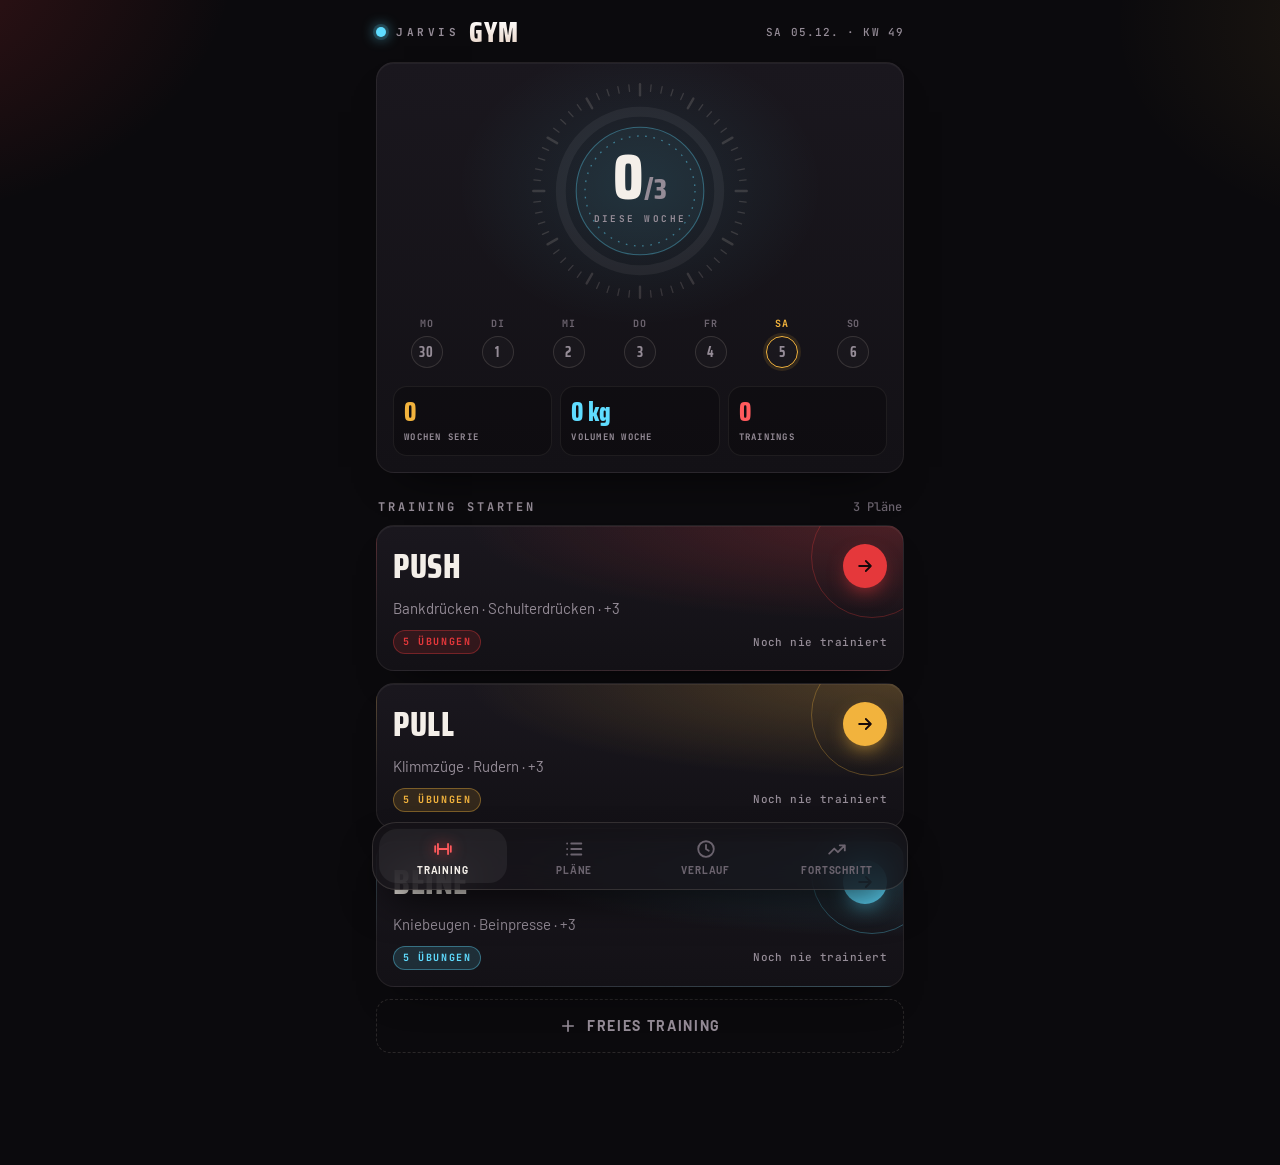
<file: gym/index.html>
<!doctype html>
<html lang="de">
<head>
<meta charset="utf-8">
<meta name="viewport" content="width=device-width,initial-scale=1,viewport-fit=cover">
<meta name="theme-color" content="#0b0a0d">
<meta name="apple-mobile-web-app-capable" content="yes">
<meta name="mobile-web-app-capable" content="yes">
<meta name="apple-mobile-web-app-status-bar-style" content="black-translucent">
<meta name="apple-mobile-web-app-title" content="Jarvis Gym">
<link rel="manifest" href="manifest.webmanifest">
<link rel="icon" href="icon.svg" type="image/svg+xml">
<link rel="apple-touch-icon" href="apple-touch-icon.png">
<title>Jarvis Gym</title>
<style>
@font-face{font-family:"Saira Condensed";font-weight:700;font-display:swap;src:url(fonts/saira-condensed-latin-700-normal.woff2) format("woff2")}
@font-face{font-family:"Saira Condensed";font-weight:800;font-display:swap;src:url(fonts/saira-condensed-latin-800-normal.woff2) format("woff2")}
@font-face{font-family:"Barlow";font-weight:400;font-display:swap;src:url(fonts/barlow-latin-400-normal.woff2) format("woff2")}
@font-face{font-family:"Barlow";font-weight:500;font-display:swap;src:url(fonts/barlow-latin-500-normal.woff2) format("woff2")}
@font-face{font-family:"Barlow";font-weight:600;font-display:swap;src:url(fonts/barlow-latin-600-normal.woff2) format("woff2")}
@font-face{font-family:"Barlow";font-weight:700;font-display:swap;src:url(fonts/barlow-latin-700-normal.woff2) format("woff2")}
@font-face{font-family:"JetBrains Mono";font-weight:500;font-display:swap;src:url(fonts/jetbrains-mono-latin-500-normal.woff2) format("woff2")}
@font-face{font-family:"JetBrains Mono";font-weight:700;font-display:swap;src:url(fonts/jetbrains-mono-latin-700-normal.woff2) format("woff2")}

/* Layout: one-column cockpit. Reactor hero, stacked armor-plate cards, sticky workout HUD, frosted dock. */
:root{
  color-scheme:dark;
  --bg:#0b0a0d;
  --surface:#131116;
  --surface-2:#1a171e;
  --line:rgba(255,236,224,.07);
  --line-2:rgba(255,236,224,.13);
  --text:#f4efe9;
  --mute:#958c97;
  --dim:#6b636e;
  --red:#e5383b;
  --red-hi:#ff5a5d;
  --red-deep:#a3191e;
  --gold:#f2b33d;
  --gold-hi:#ffd27a;
  --cyan:#5fdcff;
  --green:#39d98a;
  --ink:#16090a;
  --f-display:"Saira Condensed","Arial Narrow","Roboto Condensed",system-ui,sans-serif;
  --f-body:"Barlow",system-ui,-apple-system,"Segoe UI",Roboto,sans-serif;
  --f-mono:"JetBrains Mono",ui-monospace,Menlo,Consolas,monospace;
  --r:18px;
}
*{box-sizing:border-box;-webkit-tap-highlight-color:transparent}
[hidden]{display:none!important}
html{background:var(--bg)}
body{
  margin:0;min-height:100%;color:var(--text);font:400 16px/1.45 var(--f-body);-webkit-font-smoothing:antialiased;
  padding-bottom:calc(112px + env(safe-area-inset-bottom,0px));
  background:
    radial-gradient(520px 380px at -10% -4%,rgba(229,56,59,.22),transparent 70%),
    radial-gradient(420px 300px at 110% 2%,rgba(242,179,61,.09),transparent 70%),
    var(--bg);
}
button{font:inherit;color:inherit}
:focus-visible{outline:2px solid var(--gold);outline-offset:2px}
.wrap{max-width:560px;margin:0 auto;padding-inline:16px}

/* header */
.top{display:flex;align-items:center;justify-content:space-between;gap:12px;padding-block:18px 6px;padding-top:calc(18px + env(safe-area-inset-top,0px))}
.brand{display:flex;align-items:center;gap:10px}
.brand .dot{width:10px;height:10px;border-radius:50%;background:var(--cyan);box-shadow:0 0 0 3px rgba(95,220,255,.15),0 0 14px var(--cyan)}
.brand .k{font:700 11px/1 var(--f-mono);letter-spacing:.32em;color:var(--mute)}
.brand .n{font:800 28px/1 var(--f-display);letter-spacing:.03em;text-transform:uppercase;background:linear-gradient(180deg,#fff,#e9d6c9);-webkit-background-clip:text;background-clip:text;color:transparent}
.tr{display:flex;align-items:center;gap:10px}
.date{font:500 11px/1 var(--f-mono);color:var(--mute);letter-spacing:.1em;text-transform:uppercase}
.live{display:inline-flex;align-items:center;gap:6px;font:700 10px/1 var(--f-mono);letter-spacing:.18em;text-transform:uppercase;color:var(--green);padding:6px 9px;border-radius:999px;background:rgba(57,217,138,.1);border:1px solid rgba(57,217,138,.3)}
.live::before{content:"";width:6px;height:6px;border-radius:50%;background:var(--green);box-shadow:0 0 8px var(--green)}

/* section heads */
.sec{display:flex;justify-content:space-between;align-items:baseline;gap:12px;margin:28px 2px 12px}
.sec h2{margin:0;font:700 12px/1 var(--f-mono);letter-spacing:.24em;text-transform:uppercase;color:var(--mute)}
.sec span{font:500 12px/1 var(--f-mono);color:var(--dim)}

/* surfaces */
.panel{position:relative;background:linear-gradient(180deg,var(--surface-2),var(--surface));border:1px solid var(--line);border-radius:var(--r);padding:16px;box-shadow:inset 0 1px 0 rgba(255,255,255,.045),0 22px 44px -28px rgba(0,0,0,.9)}
.stack{display:grid;gap:12px}

/* hero reactor */
.hero{display:grid;gap:18px;padding:18px 16px 16px;overflow:hidden;margin-top:10px}
.hero::after{content:"";position:absolute;inset:0;pointer-events:none;border-radius:inherit;background:radial-gradient(260px 200px at 50% 30%,rgba(95,220,255,.10),transparent 70%)}
.reactor{display:grid;place-items:center;position:relative;z-index:1}
.reactor svg{width:min(60vw,220px);height:auto;overflow:visible}
.tick{stroke:rgba(255,236,224,.14)}
.tick.on{stroke:var(--cyan)}
.arc-track{stroke:rgba(255,255,255,.055)}
.arc{stroke:var(--cyan);filter:drop-shadow(0 0 6px rgba(95,220,255,.7))}
.arc.full{stroke:var(--green);filter:drop-shadow(0 0 6px rgba(57,217,138,.7))}
.core{fill:rgba(95,220,255,.05);stroke:rgba(95,220,255,.35)}
.inner{stroke:rgba(95,220,255,.45);transform-box:fill-box;transform-origin:center}
.r-num{font:800 58px/1 var(--f-display);fill:var(--text)}
.r-of{font-size:26px;fill:var(--mute)}
.r-lbl{font:700 8.5px/1 var(--f-mono);letter-spacing:.26em;fill:var(--mute)}
@media (prefers-reduced-motion:no-preference){.inner{animation:spin 48s linear infinite}@keyframes spin{to{transform:rotate(360deg)}}}

/* chase-cam hero video */
.cam{position:relative;z-index:1;width:100%;aspect-ratio:1/1;max-height:440px;border-radius:14px;overflow:hidden;background:#000;border:1px solid var(--line-2)}
.cam-feed{position:absolute;inset:-7%}
.cam-slot{position:absolute;inset:0}
.cam-feed iframe{position:absolute;top:0;left:50%;height:100%;width:177.78%;transform:translateX(-50%);border:0;pointer-events:none}
.cam-hud{position:absolute;inset:0;pointer-events:none;font:700 10px/1 var(--f-mono);letter-spacing:.16em;color:#fff;text-shadow:0 1px 3px #000;text-transform:uppercase}
.cam-hud::before{content:"";position:absolute;inset:0;background:radial-gradient(ellipse at center,transparent 52%,rgba(0,0,0,.6))}
.cam-hud::after{content:"";position:absolute;inset:0;background:repeating-linear-gradient(0deg,rgba(0,0,0,.14) 0 1px,transparent 1px 3px)}
.cc{position:absolute;width:22px;height:22px;border:2px solid rgba(255,255,255,.85)}
.cc.tl{top:12px;left:12px;border-right:0;border-bottom:0}.cc.tr{top:12px;right:12px;border-left:0;border-bottom:0}
.cc.bl{bottom:12px;left:12px;border-right:0;border-top:0}.cc.br{bottom:12px;right:12px;border-left:0;border-top:0}
.rec{position:absolute;top:18px;left:42px;display:flex;align-items:center;gap:6px;z-index:1}
.rec i{width:8px;height:8px;border-radius:50%;background:var(--red-hi);box-shadow:0 0 8px var(--red-hi)}
.camid{position:absolute;top:32px;left:42px;font-weight:500;color:rgba(255,255,255,.72);z-index:1}
.tc{position:absolute;top:18px;right:42px;z-index:1;font-variant-numeric:tabular-nums}
.reticle{position:absolute;left:50%;top:46%;width:96px;height:96px;margin:-48px;z-index:1}
.reticle svg{width:100%;height:100%;overflow:visible}
.lock{position:absolute;left:0;right:0;top:calc(46% + 56px);text-align:center;color:var(--gold-hi);font-size:9px;z-index:1}
.cam-tag{position:absolute;left:42px;bottom:22px;z-index:1;display:grid;gap:5px}
.cam-tag b{font:800 22px/1 var(--f-display);letter-spacing:.02em}
.cam-tag span{color:rgba(255,255,255,.72);font-weight:500}
.cam-ring{position:absolute;right:42px;bottom:22px;width:66px;height:66px;z-index:1}
.cam-ring svg{width:100%;height:100%}
.cam-ring b{position:absolute;inset:0;display:grid;place-items:center;font:800 18px/1 var(--f-display);letter-spacing:0}
@media (prefers-reduced-motion:no-preference){
  .cam-feed{animation:handheld 7s ease-in-out infinite alternate}
  .reticle{animation:track 9s ease-in-out infinite alternate}
  .rec i{animation:recblink 1.2s steps(2,jump-none) infinite}
}
@keyframes handheld{0%{transform:translate(0,0) rotate(0) scale(1.02)}25%{transform:translate(-1.4%,.9%) rotate(-.45deg) scale(1.05)}50%{transform:translate(1.1%,-.7%) rotate(.35deg) scale(1.08)}75%{transform:translate(-.7%,-1.1%) rotate(-.25deg) scale(1.06)}100%{transform:translate(.9%,.8%) rotate(.4deg) scale(1.11)}}
@keyframes track{0%{transform:translate(-16px,8px)}30%{transform:translate(12px,-10px)}60%{transform:translate(-6px,14px)}100%{transform:translate(14px,4px)}}
@keyframes recblink{50%{opacity:.15}}

.week{display:grid;grid-template-columns:repeat(7,1fr);gap:4px;position:relative;z-index:1}
.day{display:grid;justify-items:center;gap:7px;font:700 10px/1 var(--f-mono);letter-spacing:.08em;color:var(--dim);text-transform:uppercase}
.day b{width:32px;height:32px;border-radius:50%;display:grid;place-items:center;font:700 14px/1 var(--f-display);color:var(--mute);border:1px solid var(--line-2);background:rgba(255,255,255,.02)}
.day.done b{color:#fff;border-color:transparent;background:radial-gradient(circle at 35% 30%,var(--red-hi),var(--red) 55%,var(--red-deep));box-shadow:0 0 16px rgba(229,56,59,.55)}
.day.today{color:var(--gold)}
.day.today b{border-color:var(--gold);box-shadow:0 0 0 3px rgba(242,179,61,.12)}
.day.today.done b{border:2px solid var(--gold)}

.minis{display:grid;grid-template-columns:repeat(3,1fr);gap:8px;position:relative;z-index:1}
.mini{padding:12px 10px;border-radius:14px;background:rgba(0,0,0,.25);border:1px solid var(--line);min-width:0}
.mini .v{font:800 26px/1 var(--f-display);font-variant-numeric:tabular-nums;white-space:nowrap}
.mini .l{font:700 9px/1.25 var(--f-mono);letter-spacing:.14em;text-transform:uppercase;color:var(--mute);margin-top:7px}
.t-gold{color:var(--gold)}.t-cyan{color:var(--cyan)}.t-red{color:var(--red-hi)}.t-green{color:var(--green)}

/* plan cards */
.plan{--tone:var(--red);position:relative;display:grid;gap:10px;width:100%;text-align:left;padding:18px 16px 16px;border-radius:var(--r);border:1px solid var(--line);cursor:pointer;overflow:hidden;
  background:radial-gradient(150% 120% at 100% 0%,color-mix(in srgb,var(--tone) 24%,transparent),transparent 55%),linear-gradient(180deg,var(--surface-2),var(--surface));
  box-shadow:inset 0 1px 0 rgba(255,255,255,.05),0 22px 44px -28px rgba(0,0,0,.9)}
.plan:active{transform:scale(.99)}
.plan::before{content:"";position:absolute;right:-30px;top:-30px;width:120px;height:120px;border-radius:50%;border:1px solid color-mix(in srgb,var(--tone) 30%,transparent);pointer-events:none}
.p-top{display:flex;justify-content:space-between;align-items:center;gap:12px}
.plan h3{margin:0;font:800 34px/.95 var(--f-display);text-transform:uppercase;letter-spacing:.015em}
.go{flex:none;width:44px;height:44px;border-radius:50%;display:grid;place-items:center;background:var(--tone);color:var(--ink);box-shadow:0 8px 22px -8px var(--tone)}
.p-ex{color:var(--mute);font-size:15px;white-space:nowrap;overflow:hidden;text-overflow:ellipsis}
.p-bot{display:flex;justify-content:space-between;align-items:center;gap:10px;font:500 11px/1 var(--f-mono);color:var(--mute);letter-spacing:.04em}
.chip{display:inline-flex;align-items:center;gap:6px;font:700 10px/1 var(--f-mono);letter-spacing:.16em;text-transform:uppercase;padding:6px 9px;border-radius:999px;color:var(--tone,var(--mute));background:color-mix(in srgb,var(--tone,#888) 14%,transparent);border:1px solid color-mix(in srgb,var(--tone,#888) 38%,transparent)}

/* buttons */
.btn{display:inline-flex;align-items:center;justify-content:center;gap:10px;width:100%;min-height:54px;padding:0 18px;border-radius:14px;border:1px solid var(--line-2);background:rgba(255,255,255,.04);font:700 14px/1 var(--f-body);letter-spacing:.12em;text-transform:uppercase;cursor:pointer;transition:transform .08s,background .15s}
.btn:active{transform:scale(.985)}
.btn.primary{border-color:transparent;color:#fff;background:linear-gradient(180deg,var(--red-hi),var(--red) 45%,#c42528);box-shadow:inset 0 1px 0 rgba(255,255,255,.3),0 14px 28px -14px rgba(229,56,59,.95)}
.btn.ghost{border-style:dashed;color:var(--mute);background:transparent}
.btn.danger{color:var(--red-hi);border-color:rgba(229,56,59,.4);background:rgba(229,56,59,.07)}
.btn.sm{width:auto;min-height:40px;padding:0 13px;font-size:12px;border-radius:11px;gap:6px}
.btn.icon{width:38px;min-height:38px;padding:0;border-radius:11px}
.btn.quiet{border-color:transparent;background:transparent;color:var(--dim)}
.row{display:flex;gap:8px}.row>.btn{flex:1}

/* workout HUD */
.hud{position:sticky;top:env(safe-area-inset-top,0px);z-index:6;margin:6px -16px 0;padding:10px 16px 12px;background:linear-gradient(180deg,rgba(11,10,13,.97),rgba(11,10,13,.88));-webkit-backdrop-filter:blur(16px);backdrop-filter:blur(16px);border-bottom:1px solid var(--line)}
.hud-in{display:flex;align-items:center;gap:14px}
.kick{font:700 10px/1 var(--f-mono);letter-spacing:.22em;color:var(--red-hi);text-transform:uppercase}
.clock{font:800 44px/1 var(--f-display);color:var(--cyan);font-variant-numeric:tabular-nums;text-shadow:0 0 22px rgba(95,220,255,.35);margin-top:4px}
.hstats{display:flex;gap:14px;margin-left:auto;text-align:right}
.hstats b{display:block;font:800 22px/1 var(--f-display);font-variant-numeric:tabular-nums}
.hstats span{font:700 9px/1 var(--f-mono);letter-spacing:.16em;color:var(--mute);text-transform:uppercase}
.rest{position:relative;overflow:hidden;display:flex;align-items:center;gap:12px;margin-top:12px;padding:10px 12px 12px 14px;border-radius:14px;border:1px solid rgba(242,179,61,.38);background:linear-gradient(90deg,rgba(242,179,61,.13),rgba(242,179,61,.04))}
.rest .l{font:700 9px/1 var(--f-mono);letter-spacing:.22em;color:var(--gold);text-transform:uppercase;opacity:.85}
.rest .t{font:800 34px/1 var(--f-display);color:var(--gold);font-variant-numeric:tabular-nums;margin-top:3px}
.rest .acts{display:flex;gap:6px;margin-left:auto}
.rest .bar{position:absolute;left:0;bottom:0;height:3px;width:100%;background:linear-gradient(90deg,var(--gold),var(--gold-hi));box-shadow:0 0 10px var(--gold);transition:width .5s linear}
.rest.done{border-color:rgba(57,217,138,.45);background:linear-gradient(90deg,rgba(57,217,138,.14),rgba(57,217,138,.04))}
.rest.done .t,.rest.done .l{color:var(--green)}
.rest.done .bar{width:100%!important;background:var(--green);box-shadow:0 0 10px var(--green)}

.voice{display:flex;align-items:center;gap:14px;margin:16px 2px 4px}
.mic{flex:none;width:58px;height:58px;border-radius:50%;display:grid;place-items:center;cursor:pointer;border:1px solid var(--line-2);background:radial-gradient(circle at 50% 35%,rgba(255,255,255,.08),rgba(255,255,255,.02));transition:box-shadow .2s,background .2s}
.mic.on{background:radial-gradient(circle at 40% 30%,var(--red-hi),var(--red));border-color:transparent;box-shadow:0 0 0 7px rgba(229,56,59,.18),0 0 30px rgba(229,56,59,.7)}
.voice b{display:block;font-weight:700;letter-spacing:.02em}
.voice span{color:var(--mute);font-size:14px}

/* exercise card */
.ex{display:grid;gap:14px;scroll-margin-top:210px}
.ex.has{border-color:rgba(229,56,59,.25)}
.ex-head{display:flex;justify-content:space-between;align-items:flex-start;gap:10px}
.ex-idx{font:700 10px/1 var(--f-mono);letter-spacing:.2em;color:var(--dim);text-transform:uppercase}
.ex h3{margin:6px 0 0;font:800 27px/1 var(--f-display);text-transform:uppercase;letter-spacing:.015em;text-wrap:balance}
.summary{display:grid;gap:12px;border-color:rgba(57,217,138,.35);background:radial-gradient(120% 120% at 100% 0%,rgba(57,217,138,.12),transparent 55%),linear-gradient(180deg,var(--surface-2),var(--surface))}
.summary h3{margin:0;font:800 30px/1 var(--f-display);text-transform:uppercase}
.summary .hint{color:var(--mute);font-size:14px}
.prs{display:flex;flex-wrap:wrap;gap:6px}
.plan.next{border-color:color-mix(in srgb,var(--tone) 60%,transparent);box-shadow:0 0 0 1px color-mix(in srgb,var(--tone) 40%,transparent),0 18px 40px -20px color-mix(in srgb,var(--tone) 70%,transparent)}
.nextchip{display:inline-block;white-space:nowrap;font:700 9.5px/1 var(--f-mono);letter-spacing:.16em;text-transform:uppercase;color:var(--ink);background:var(--tone);padding:5px 8px;border-radius:999px;margin-bottom:8px}
.hhint{position:relative;z-index:1;font:500 12px/1.35 var(--f-mono);color:var(--mute);text-align:center;padding:9px 10px;border-radius:10px;border:1px dashed rgba(242,179,61,.38);background:rgba(242,179,61,.06)}
.hhint b{color:var(--gold-hi);font-weight:700}
.hhint.ok{border-color:rgba(57,217,138,.38);background:rgba(57,217,138,.06);color:var(--green)}
.bodies{display:grid;grid-template-columns:1fr 1fr;gap:8px;text-align:center}
.bodies figure{margin:0}
.bodies figcaption{font:700 10px/1 var(--f-mono);letter-spacing:.2em;text-transform:uppercase;color:var(--mute);margin-top:6px}
.body{width:100%;height:auto;max-height:280px}
.body .m{stroke:rgba(255,255,255,.08);stroke-width:1;transition:fill .4s}
.body .base{fill:#1f1b23}
.body .l0,.sw.l0{fill:#2e2833;background:#2e2833}
.body .l1,.sw.l1{fill:var(--gold);background:var(--gold)}
.body .l2,.sw.l2{fill:var(--cyan);background:var(--cyan)}
.body .l3,.sw.l3{fill:var(--green);background:var(--green)}
.body .l3{filter:drop-shadow(0 0 4px rgba(57,217,138,.75))}
.body .seam{stroke:rgba(0,0,0,.35);stroke-width:1.2;fill:none}
.legend{display:flex;flex-wrap:wrap;gap:6px 12px;justify-content:center;margin:12px 0 4px;font:500 11px/1 var(--f-mono);color:var(--mute)}
.legend span{display:inline-flex;align-items:center;gap:6px}
.sw{display:inline-block;width:10px;height:10px;border-radius:3px;flex:none}
.mrows{display:grid;gap:7px;margin-top:12px}
.mrow{display:grid;grid-template-columns:10px minmax(0,1fr) minmax(0,1.2fr) 34px;align-items:center;gap:10px;font-size:14px}
.mrow .mn{white-space:nowrap;overflow:hidden;text-overflow:ellipsis}
.mrow .mb{height:6px;border-radius:3px;background:rgba(255,255,255,.06);overflow:hidden}
.mrow .mb i{display:block;height:100%;border-radius:3px}
.mrow .mb i.l1{background:var(--gold)}.mrow .mb i.l2{background:var(--cyan)}.mrow .mb i.l3{background:var(--green)}
.mrow .mv{font:700 15px/1 var(--f-display);text-align:right;font-variant-numeric:tabular-nums}
.achs{display:grid;grid-template-columns:1fr 1fr;gap:10px}
.ach{display:grid;gap:5px;align-content:start;padding:12px;border-radius:14px;border:1px solid var(--line);background:rgba(0,0,0,.22);min-width:0}
.ach-ic{width:42px;height:42px;border-radius:50%;display:grid;place-items:center;color:var(--dim);background:rgba(255,255,255,.04);border:1px solid var(--line-2);margin-bottom:4px}
.ach b{font:800 17px/1.05 var(--f-display);text-transform:uppercase;letter-spacing:.01em;color:var(--mute)}
.ach span{font-size:12.5px;line-height:1.3;color:var(--dim)}
.ach small{font:500 10.5px/1 var(--f-mono);color:var(--dim);margin-top:2px}
.ach-bar{height:5px;border-radius:3px;background:rgba(255,255,255,.06);overflow:hidden;margin-top:4px}
.ach-bar i{display:block;height:100%;background:var(--mute);border-radius:3px}
.ach.on{border-color:rgba(242,179,61,.42);background:radial-gradient(120% 100% at 0% 0%,rgba(242,179,61,.14),transparent 60%),rgba(0,0,0,.22)}
.ach.on .ach-ic{color:#2b1a00;background:radial-gradient(circle at 40% 30%,var(--gold-hi),var(--gold));border-color:transparent;box-shadow:0 0 16px rgba(242,179,61,.55)}
.ach.on b{color:var(--text)}.ach.on span{color:var(--mute)}.ach.on small{color:var(--gold)}
.celebrate{position:fixed;inset:0;z-index:30;display:grid;place-items:center;padding:24px;background:radial-gradient(circle at 50% 42%,rgba(242,179,61,.34),transparent 62%),rgba(9,8,11,.94);-webkit-backdrop-filter:blur(8px);backdrop-filter:blur(8px);opacity:0;transition:opacity .25s ease;cursor:pointer}
.celebrate.k-ach{background:radial-gradient(circle at 50% 42%,rgba(95,220,255,.28),transparent 62%),rgba(9,8,11,.94)}
.celebrate.on{opacity:1}
.burst{position:absolute;inset:0;width:100%;height:100%;pointer-events:none}
.cel-card{position:relative;display:grid;justify-items:center;gap:10px;text-align:center;transform:scale(.82);transition:transform .45s cubic-bezier(.2,1.5,.4,1)}
.celebrate.on .cel-card{transform:none}
.cel-icon{width:104px;height:104px;border-radius:50%;display:grid;place-items:center;color:#2b1a00;background:radial-gradient(circle at 40% 30%,var(--gold-hi),var(--gold));box-shadow:0 0 0 10px rgba(242,179,61,.16),0 0 60px rgba(242,179,61,.85)}
.celebrate.k-ach .cel-icon{color:#04202a;background:radial-gradient(circle at 40% 30%,#c9f5ff,var(--cyan));box-shadow:0 0 0 10px rgba(95,220,255,.16),0 0 60px rgba(95,220,255,.85)}
.cel-kick{font:700 11px/1 var(--f-mono);letter-spacing:.32em;text-transform:uppercase;color:var(--gold-hi);margin-top:8px}
.celebrate.k-ach .cel-kick{color:var(--cyan)}
.cel-title{font:800 46px/.95 var(--f-display);text-transform:uppercase;letter-spacing:.01em;max-width:13ch;text-wrap:balance}
.cel-sub{font:600 18px/1.3 var(--f-body)}
.cel-detail{font:700 12px/1 var(--f-mono);letter-spacing:.05em;color:var(--green);padding:8px 11px;border-radius:999px;border:1px solid rgba(57,217,138,.38);background:rgba(57,217,138,.1)}
@media (prefers-reduced-motion:no-preference){.celebrate.on .cel-icon{animation:celpulse 1.1s ease-in-out infinite}@keyframes celpulse{50%{transform:scale(1.07)}}}
.count{font:700 10px/1 var(--f-mono);letter-spacing:.14em;text-transform:uppercase;color:var(--red-hi);padding:6px 9px;border-radius:999px;background:rgba(229,56,59,.12);border:1px solid rgba(229,56,59,.3);white-space:nowrap}
.facts{display:flex;flex-wrap:wrap;gap:6px}
.fact{display:inline-flex;gap:6px;align-items:baseline;font:500 11px/1 var(--f-mono);letter-spacing:.04em;padding:8px 10px;border-radius:10px;background:rgba(0,0,0,.25);border:1px solid var(--line);color:var(--mute)}
.fact b{color:var(--text);font-weight:700}
.fact.sug{color:var(--gold);border-color:rgba(242,179,61,.38);background:rgba(242,179,61,.08)}
.fact.sug b{color:var(--gold-hi)}
.fact.rec b{color:var(--cyan)}
.setlist{list-style:none;margin:0;padding:0;display:grid;gap:6px}
.setrow{display:grid;grid-template-columns:30px 1fr auto auto;align-items:center;gap:10px;padding:7px 6px 7px 8px;border-radius:12px;background:rgba(0,0,0,.22);border:1px solid var(--line)}
.setrow .n{width:30px;height:30px;border-radius:9px;display:grid;place-items:center;font:700 13px/1 var(--f-mono);background:rgba(229,56,59,.14);color:var(--red-hi)}
.setrow .w{font:700 22px/1 var(--f-display);font-variant-numeric:tabular-nums;letter-spacing:.01em}
.setrow .w small{font:500 11px/1 var(--f-mono);color:var(--mute);margin:0 6px 0 3px}
.pr{display:inline-flex;align-items:center;gap:4px;font:700 10px/1 var(--f-mono);letter-spacing:.12em;padding:5px 8px;border-radius:999px;color:#2b1a00;background:linear-gradient(180deg,var(--gold-hi),var(--gold));box-shadow:0 0 14px rgba(242,179,61,.5)}
.sets3{display:grid;gap:8px}
.srow{display:grid;grid-template-columns:32px minmax(0,1.15fr) minmax(0,1fr) 52px;gap:8px;align-items:center}
.srow.head{font:700 9px/1 var(--f-mono);letter-spacing:.18em;text-transform:uppercase;color:var(--dim);margin-bottom:-2px}
.srow.head span{padding-left:2px}
.srow .n{width:32px;height:32px;border-radius:10px;display:grid;place-items:center;font:700 13px/1 var(--f-mono);background:rgba(255,255,255,.05);color:var(--mute);border:1px solid var(--line)}
.cell{display:flex;align-items:center;gap:6px;height:54px;padding:0 12px;border-radius:13px;border:1px solid var(--line-2);background:rgba(0,0,0,.4);cursor:text;transition:border-color .15s,box-shadow .15s,background .15s;min-width:0}
.cell input,.cell b{flex:1;min-width:0;width:100%;border:0;background:transparent;padding:0;margin:0;font:800 26px/1 var(--f-display);color:var(--text);text-align:right;font-variant-numeric:tabular-nums}
.cell input::placeholder{color:var(--dim)}
.cell input:focus{outline:none}
.cell span{font:700 9.5px/1 var(--f-mono);letter-spacing:.08em;color:var(--mute);text-transform:uppercase;flex:none}
.cell:focus-within{border-color:var(--gold);box-shadow:0 0 0 3px rgba(242,179,61,.14)}
.chk{width:52px;height:54px;border-radius:13px;display:grid;place-items:center;cursor:pointer;border:1px solid var(--line-2);background:rgba(255,255,255,.035);color:var(--dim);transition:transform .08s,background .15s}
.chk:active{transform:scale(.95)}
.chk:disabled{cursor:default;opacity:.5}
.srow.next .n{background:rgba(229,56,59,.14);color:var(--red-hi);border-color:rgba(229,56,59,.35)}
.srow.next .chk{border-color:transparent;color:#fff;background:linear-gradient(180deg,var(--red-hi),var(--red) 45%,#c42528);box-shadow:inset 0 1px 0 rgba(255,255,255,.3),0 10px 22px -12px rgba(229,56,59,.95)}
.srow.later .cell{background:rgba(0,0,0,.22)}
.srow.later .cell input{color:var(--mute)}
.srow.done .n{background:rgba(57,217,138,.14);color:var(--green);border-color:rgba(57,217,138,.35)}
.srow.done .n.prn{background:linear-gradient(180deg,var(--gold-hi),var(--gold));color:#2b1a00;border-color:transparent;box-shadow:0 0 12px rgba(242,179,61,.5)}
.srow.done .cell{background:rgba(57,217,138,.06);border-color:rgba(57,217,138,.22);cursor:default}
.srow.done .chk{background:var(--green);border-color:transparent;color:#05210f;box-shadow:0 0 16px -4px rgba(57,217,138,.7)}
.setbtns{display:flex;gap:8px}
.setbtns .btn{flex:1}
.count.ok{color:var(--green);background:rgba(57,217,138,.12);border-color:rgba(57,217,138,.35)}
.ex.complete{border-color:rgba(57,217,138,.28)}
.addex{display:flex;gap:8px}
.addex input{flex:1}

/* forms */
input[type=text]:not(.cell input),.setting input[type=number],select,textarea{width:100%;min-height:50px;background:rgba(0,0,0,.35);border:1px solid var(--line-2);border-radius:12px;color:var(--text);font:500 17px/1.35 var(--f-body);padding:11px 13px;margin:0}
textarea{resize:vertical;line-height:1.5}
input:focus,select:focus,textarea:focus{outline:none;border-color:var(--gold);box-shadow:0 0 0 3px rgba(242,179,61,.14)}
.editor{--tone:var(--red);display:grid;gap:10px}
.ed-top{display:flex;justify-content:space-between;align-items:center;gap:10px}
.ed-top span:last-child{font:500 11px/1 var(--f-mono);color:var(--dim)}
.pname{font:800 24px/1 var(--f-display)!important;text-transform:uppercase;letter-spacing:.02em}
.setting{display:flex;align-items:center;justify-content:space-between;gap:14px;padding:13px 0;border-top:1px solid var(--line)}
.setting:first-child{border-top:0;padding-top:2px}
.setting:last-child{padding-bottom:2px}
.setting b{display:block;font-weight:600}
.setting span{font-size:13px;color:var(--mute)}
.setting input[type=number]{width:92px;min-width:92px;flex:none;text-align:center;font:700 20px/1 var(--f-display)}
.switch{appearance:none;-webkit-appearance:none;flex:none;width:54px;height:32px;border-radius:999px;margin:0;cursor:pointer;position:relative;background:rgba(255,255,255,.1);border:1px solid var(--line-2);transition:background .2s}
.switch::after{content:"";position:absolute;top:3px;left:3px;width:24px;height:24px;border-radius:50%;background:#f4efe9;transition:transform .2s;box-shadow:0 2px 6px rgba(0,0,0,.5)}
.switch:checked{background:var(--green);border-color:transparent}
.switch:checked::after{transform:translateX(22px)}
.note{margin:0 0 12px;color:var(--mute);font-size:14px}

/* history */
.log{display:grid;grid-template-columns:54px minmax(0,1fr);gap:14px}
.log .d{align-self:start;display:grid;justify-items:center;align-content:start;gap:4px;padding:8px 0;border-radius:12px;background:rgba(0,0,0,.25);border:1px solid var(--line)}
.log .d b{font:800 30px/1 var(--f-display)}
.log .d span{font:700 9px/1 var(--f-mono);letter-spacing:.14em;color:var(--mute);text-transform:uppercase}
.l-top{display:flex;align-items:center;gap:8px}
.l-top h3{margin:0;font:800 22px/1 var(--f-display);text-transform:uppercase;letter-spacing:.02em;min-width:0;overflow:hidden;text-overflow:ellipsis;white-space:nowrap}
.l-top .btn{margin-left:auto}
.meta{font:500 11px/1.4 var(--f-mono);color:var(--mute);margin-top:6px;letter-spacing:.03em}
.exlines{list-style:none;margin:10px 0 0;padding:0;display:grid}
.exlines li{display:flex;justify-content:space-between;gap:12px;padding:7px 0;border-top:1px solid var(--line);font-size:15px}
.exlines li span:last-child{font:500 12px/1.5 var(--f-mono);color:var(--mute);text-align:right;white-space:nowrap}

/* progress */
.tiles{display:grid;grid-template-columns:1fr 1fr;gap:10px}
.tile{padding:14px}
.tile .l{display:flex;align-items:center;gap:7px;font:700 9.5px/1 var(--f-mono);letter-spacing:.16em;text-transform:uppercase;color:var(--mute)}
.tile .l::before{content:"";width:7px;height:7px;border-radius:2px;background:currentColor;box-shadow:0 0 8px currentColor}
.tile .l>span{color:var(--mute)}
.tile .l.t-red{color:var(--red-hi)}.tile .l.t-gold{color:var(--gold)}.tile .l.t-cyan{color:var(--cyan)}.tile .l.t-green{color:var(--green)}
.tile .v{font:800 38px/1 var(--f-display);margin-top:12px;font-variant-numeric:tabular-nums;white-space:nowrap}
.tile .v small{font-size:18px;color:var(--mute);margin-left:3px}
.seg{display:grid;grid-template-columns:1fr 1fr;padding:4px;border-radius:13px;background:rgba(0,0,0,.35);border:1px solid var(--line)}
.seg button{min-height:40px;border:0;border-radius:10px;background:transparent;color:var(--mute);font:600 13px/1 var(--f-body);letter-spacing:.06em;text-transform:uppercase;cursor:pointer}
.seg button[aria-pressed=true]{background:var(--surface-2);color:var(--text);box-shadow:inset 0 1px 0 rgba(255,255,255,.07),0 6px 14px -8px #000}
.headline{display:flex;align-items:baseline;gap:10px;flex-wrap:wrap;margin:14px 2px 2px}
.headline b{font:800 40px/1 var(--f-display);color:var(--cyan);font-variant-numeric:tabular-nums}
.headline small{font:700 14px var(--f-display);color:var(--mute)}
.delta{font:700 11px/1 var(--f-mono);padding:5px 8px;border-radius:999px;letter-spacing:.06em}
.delta.up{color:var(--green);background:rgba(57,217,138,.1);border:1px solid rgba(57,217,138,.3)}
.delta.down{color:var(--red-hi);background:rgba(229,56,59,.1);border:1px solid rgba(229,56,59,.3)}
.delta.flat{color:var(--mute);background:rgba(255,255,255,.04);border:1px solid var(--line)}
.chart{width:100%;height:auto;display:block;margin-top:6px}
.chart .grid{stroke:rgba(255,236,224,.06)}
.chart text{fill:var(--dim);font:500 9px var(--f-mono)}
.chart .line{fill:none;stroke:var(--cyan);stroke-width:2.5;stroke-linejoin:round;stroke-linecap:round;filter:drop-shadow(0 0 5px rgba(95,220,255,.5))}
.chart .dot{fill:var(--bg);stroke:var(--cyan);stroke-width:2}
.chart .end{fill:var(--cyan);stroke:var(--bg);stroke-width:2}
.chart .endlbl{fill:var(--text);font:800 13px var(--f-display)}
.chart .area-a{stop-color:var(--cyan);stop-opacity:.32}
.chart .area-b{stop-color:var(--cyan);stop-opacity:0}
.chart .bar-a{stop-color:var(--red);stop-opacity:.75}
.chart .bar-b{stop-color:var(--red-deep);stop-opacity:.25}
.chart .cur-a{stop-color:var(--gold-hi)}
.chart .cur-b{stop-color:var(--red)}
.chart .vlbl{fill:var(--mute);font:700 9px var(--f-mono)}
.chart .vlbl.cur{fill:var(--gold)}
.chart .xlbl.cur{fill:var(--gold)}
.prlist{list-style:none;margin:0;padding:0;display:grid}
.prlist li{display:grid;grid-template-columns:36px minmax(0,1fr) auto;align-items:center;gap:12px;padding:11px 0;border-top:1px solid var(--line)}
.prlist li:first-child{border-top:0;padding-top:0}
.prlist li:last-child{padding-bottom:0}
.medal{width:36px;height:36px;border-radius:11px;display:grid;place-items:center;color:var(--gold);background:rgba(242,179,61,.1);border:1px solid rgba(242,179,61,.3)}
.prlist b{display:block;font-weight:600;overflow:hidden;text-overflow:ellipsis;white-space:nowrap}
.prlist span{font:500 11px/1.4 var(--f-mono);color:var(--mute)}
.prv{font:800 24px/1 var(--f-display);text-align:right;white-space:nowrap}
.prv small{font:500 11px var(--f-mono);color:var(--mute);margin-left:4px}
.empty{text-align:center;padding:34px 20px}
.empty .ico{width:58px;height:58px;margin:0 auto 14px;border-radius:50%;display:grid;place-items:center;color:var(--cyan);background:rgba(95,220,255,.08);border:1px solid rgba(95,220,255,.25)}
.empty b{display:block;font:800 22px/1.1 var(--f-display);text-transform:uppercase;letter-spacing:.02em}
.empty p{margin:8px auto 0;color:var(--mute);max-width:30ch}

/* toast + dock */
#toast{position:fixed;left:16px;right:16px;bottom:calc(96px + env(safe-area-inset-bottom,0px));max-width:528px;margin:0 auto;z-index:20;display:flex;align-items:center;gap:12px;padding:13px 16px;border-radius:15px;font-weight:600;background:rgba(26,23,30,.94);-webkit-backdrop-filter:blur(16px);backdrop-filter:blur(16px);border:1px solid var(--line-2);box-shadow:0 22px 44px -18px #000}
#toast::before{content:"";flex:none;width:8px;height:8px;border-radius:50%;background:var(--cyan);box-shadow:0 0 10px var(--cyan)}
#toast.gold{border-color:rgba(242,179,61,.55);background:linear-gradient(90deg,rgba(242,179,61,.2),rgba(26,23,30,.94) 60%)}
#toast.gold::before{background:var(--gold);box-shadow:0 0 12px var(--gold)}
@media (prefers-reduced-motion:no-preference){#toast{animation:rise .18s ease-out}@keyframes rise{from{opacity:0;transform:translateY(10px)}}}
.dock{position:fixed;left:12px;right:12px;bottom:calc(10px + env(safe-area-inset-bottom,0px));max-width:536px;margin:0 auto;z-index:10;display:grid;grid-template-columns:repeat(4,minmax(0,1fr));gap:4px;padding:6px;border-radius:24px;background:rgba(22,20,25,.84);-webkit-backdrop-filter:blur(20px) saturate(150%);backdrop-filter:blur(20px) saturate(150%);border:1px solid var(--line-2);box-shadow:0 20px 44px -16px rgba(0,0,0,.95)}
.dock button{display:grid;justify-items:center;gap:5px;padding:9px 0 8px;border:0;border-radius:18px;background:transparent;color:var(--dim);font:700 10px/1 var(--f-body);letter-spacing:.08em;text-transform:uppercase;cursor:pointer;min-width:0}
.dock button[aria-current=page]{color:var(--text);background:rgba(255,255,255,.06)}
.dock button[aria-current=page] svg{color:var(--red-hi);filter:drop-shadow(0 0 7px rgba(229,56,59,.8))}
</style>
</head>
<body>
<div class="wrap">
  <header class="top">
    <div class="brand"><span class="dot"></span><span class="k">JARVIS</span><span class="n">Gym</span></div>
    <div class="tr"><span id="live" class="live" hidden>Live</span><span id="today" class="date"></span></div>
  </header>
  <main id="main"></main>
</div>
<div id="toast" role="status" aria-live="polite" hidden></div>
<div id="celebrate" class="celebrate" role="status" aria-live="assertive" hidden></div>
<nav class="dock" aria-label="Navigation">
  <button data-tab="heute"><svg width="22" height="22" viewBox="0 0 24 24" fill="none" stroke="currentColor" stroke-width="2" stroke-linecap="round" aria-hidden="true"><path d="M6.5 6.5v11M3.5 9v6M17.5 6.5v11M20.5 9v6M6.5 12h11"/></svg>Training</button>
  <button data-tab="plaene"><svg width="22" height="22" viewBox="0 0 24 24" fill="none" stroke="currentColor" stroke-width="2" stroke-linecap="round" aria-hidden="true"><path d="M9 6h11M9 12h11M9 18h11M4.5 6h.01M4.5 12h.01M4.5 18h.01"/></svg>Pläne</button>
  <button data-tab="verlauf"><svg width="22" height="22" viewBox="0 0 24 24" fill="none" stroke="currentColor" stroke-width="2" stroke-linecap="round" stroke-linejoin="round" aria-hidden="true"><circle cx="12" cy="12" r="8.5"/><path d="M12 7.5V12l3 2"/></svg>Verlauf</button>
  <button data-tab="fortschritt"><svg width="22" height="22" viewBox="0 0 24 24" fill="none" stroke="currentColor" stroke-width="2" stroke-linecap="round" stroke-linejoin="round" aria-hidden="true"><path d="M3.5 17l5.5-5.5 4 4 7.5-7.5M15 8h5.5v5.5"/></svg>Fortschritt</button>
</nav>
<script>
'use strict';
const LS = 'jarvisGym.v1';
const clone = o => JSON.parse(JSON.stringify(o));
const uid = () => Math.random().toString(36).slice(2, 9);
const clamp = (v, a, b) => Math.min(b, Math.max(a, v));
const num = (v, d = 0) => Number.isFinite(+v) ? +v : d;
const str = (v, d = '') => typeof v === 'string' ? v.slice(0, 80) : d;
const norm = s => s.trim().toLowerCase();

const DEFAULT = {
  plans: [
    { id: 'p1', name: 'Push', exercises: ['Bankdrücken', 'Schulterdrücken', 'Schrägbankdrücken', 'Seitheben', 'Trizepsdrücken'] },
    { id: 'p2', name: 'Pull', exercises: ['Klimmzüge', 'Rudern', 'Latziehen', 'Face Pulls', 'Bizeps-Curls'] },
    { id: 'p3', name: 'Beine', exercises: ['Kniebeugen', 'Beinpresse', 'Rumänisches Kreuzheben', 'Beinbeuger', 'Wadenheben'] }
  ],
  workouts: [],
  active: null,
  ach: {},
  achInit: false,
  settings: { rest: 90, goal: 3, sets: 3, repTarget: 8, step: 2.5, speak: false, heroVideo: null }
};

function cleanSets(a) {
  return (Array.isArray(a) ? a : []).map(s => ({
    ex: str(s && s.ex), kg: Math.max(0, num(s && s.kg)), reps: Math.round(num(s && s.reps)),
    t: num(s && s.t), pr: s && s.pr ? true : undefined
  })).filter(s => s.ex && s.reps >= 1);
}
function cleanDraft(d) {
  const out = {};
  if (!d || typeof d !== 'object') return out;
  for (const [name, v] of Object.entries(d).slice(0, 60)) {
    if (!v || typeof v !== 'object') continue;
    const rows = {};
    for (const [j, r] of Object.entries(v.rows || {}).slice(0, 20)) {
      if (r && typeof r === 'object' && /^\d+$/.test(j)) rows[j] = { kg: str(r.kg).slice(0, 8), reps: str(r.reps).slice(0, 4) };
    }
    out[str(name)] = { n: clamp(Math.round(num(v.n, 0)), 0, 20), rows };
  }
  return out;
}
function cleanNames(a) { return (Array.isArray(a) ? a : []).map(x => str(x).trim()).filter(Boolean); }

function sanitize(o) {
  o = o && typeof o === 'object' ? o : {};
  const st = clone(DEFAULT);
  if (Array.isArray(o.plans)) {
    st.plans = o.plans.map(p => ({ id: str(p && p.id) || uid(), name: str(p && p.name, 'Plan'), exercises: cleanNames(p && p.exercises) }));
  }
  st.workouts = (Array.isArray(o.workouts) ? o.workouts : []).map(w => ({
    id: str(w && w.id) || uid(), start: num(w && w.start), end: num(w && w.end),
    plan: str(w && w.plan, 'Training'), sets: cleanSets(w && w.sets)
  })).filter(w => w.sets.length && w.start);
  const a = o.active;
  if (a && typeof a === 'object' && num(a.start)) {
    st.active = {
      id: str(a.id) || uid(), start: num(a.start), plan: str(a.plan, 'Training'),
      exercises: cleanNames(a.exercises), sets: cleanSets(a.sets), draft: cleanDraft(a.draft),
      restEnd: num(a.restEnd) || null, restLen: num(a.restLen) || 90000
    };
  }
  if (o.ach && typeof o.ach === 'object') {
    for (const [k, v] of Object.entries(o.ach).slice(0, 100)) if (/^[a-z0-9]{1,20}$/.test(k) && num(v)) st.ach[k] = num(v);
  }
  st.achInit = !!o.achInit;
  const s = o.settings || {};
  st.settings = {
    rest: clamp(num(s.rest, 90), 10, 600), goal: clamp(Math.round(num(s.goal, 3)), 1, 14), sets: clamp(Math.round(num(s.sets, 3)), 1, 10),
    repTarget: clamp(Math.round(num(s.repTarget, 8)), 1, 30), step: clamp(num(s.step, 2.5), 0.25, 25), speak: !!s.speak,
    heroVideo: s.heroVideo && /^[A-Za-z0-9_-]{11}$/.test(s.heroVideo.id) ? { id: s.heroVideo.id, start: clamp(Math.round(num(s.heroVideo.start, 0)), 0, 86400), trim: clamp(Math.round(num(s.heroVideo.trim, 0)), 0, 600) } : null
  };
  return st;
}

let S;
try { S = sanitize(JSON.parse(localStorage.getItem(LS))); } catch { S = sanitize(null); }
let saveT;
function saveSoon() { clearTimeout(saveT); saveT = setTimeout(save, 400); }
function save() {
  try { localStorage.setItem(LS, JSON.stringify(S)); } catch { toast('Speichern fehlgeschlagen – Speicher voll oder gesperrt'); }
}

/* ---------- DOM helpers ---------- */
function h(tag, props, ...kids) {
  const e = document.createElement(tag);
  for (const k in props || {}) {
    const v = props[k];
    if (v == null || v === false) continue;
    if (k === 'class') e.className = v;
    else if (k.startsWith('on')) e.addEventListener(k.slice(2), v);
    else if (k === 'value') e.value = v;
    else e.setAttribute(k, v === true ? '' : v);
  }
  for (const c of kids.flat()) {
    if (c == null || c === false) continue;
    e.append(c.nodeType ? c : document.createTextNode(c));
  }
  return e;
}
function sv(tag, attrs, ...kids) {
  const e = document.createElementNS('http://www.w3.org/2000/svg', tag);
  for (const k in attrs || {}) e.setAttribute(k, attrs[k]);
  for (const c of kids) if (c != null) e.append(c.nodeType ? c : document.createTextNode(c));
  return e;
}
const I = {
  arrow: 'M5 12h14M13 6l6 6-6 6',
  plus: 'M12 5v14M5 12h14',
  minus: 'M5 12h14',
  check: 'M5 12.5l4.5 4.5L19 7.5',
  x: 'M6.5 6.5l11 11M17.5 6.5l-11 11',
  mic: 'M12 3.5a3 3 0 0 0-3 3v5.5a3 3 0 0 0 6 0V6.5a3 3 0 0 0-3-3zM5.5 11.5a6.5 6.5 0 0 0 13 0M12 18v2.5',
  trophy: 'M8 4h8v5.5a4 4 0 0 1-8 0V4zM8 6H5.5a2.5 2.5 0 0 0 2.6 4M16 6h2.5a2.5 2.5 0 0 1-2.6 4M12 13.5V17M8.5 20h7',
  chart: 'M3.5 17l5.5-5.5 4 4 7.5-7.5M15 8h5.5v5.5',
  clock: 'M12 3.5a8.5 8.5 0 1 0 0 17 8.5 8.5 0 0 0 0-17zM12 7.5V12l3 2',
  star: 'M12 3.5l2.6 5.3 5.8.9-4.2 4.1 1 5.8-5.2-2.8-5.2 2.8 1-5.8-4.2-4.1 5.8-.9z',
  flame: 'M12 3c1 3.5 5 5.5 5 10a5 5 0 0 1-10 0c0-2.2 1.2-3.6 2.4-4.6.3 1.9 1.3 2.9 2.6 3.1C11.5 8.8 12.4 6 12 3z',
  bolt: 'M13 3L5 13.5h6L10 21l8-10.5h-6L13 3z',
  weight: 'M6.5 6.5v11M3.5 9v6M17.5 6.5v11M20.5 9v6M6.5 12h11',
  sun: 'M12 8a4 4 0 1 0 0 8 4 4 0 0 0 0-8zM12 2.5v2M12 19.5v2M2.5 12h2M19.5 12h2M5.3 5.3l1.4 1.4M17.3 17.3l1.4 1.4M18.7 5.3l-1.4 1.4M6.7 17.3l-1.4 1.4',
  moon: 'M19 14.5A7.5 7.5 0 0 1 9.5 5a7.5 7.5 0 1 0 9.5 9.5z',
  leg: 'M10 3v7.5L8 20h3.5l1.5-6 1.5 6H18l-2-9.5V3',
  lock: 'M7 11V8a5 5 0 0 1 10 0v3M5.5 11h13v9.5h-13z'
};
const icon = (d, s = 20) => sv('svg', { width: s, height: s, viewBox: '0 0 24 24', fill: 'none', stroke: 'currentColor', 'stroke-width': 2.2, 'stroke-linecap': 'round', 'stroke-linejoin': 'round', 'aria-hidden': 'true' }, sv('path', { d }));

let toastT;
function toast(msg, kind) {
  const t = document.getElementById('toast');
  t.textContent = msg; t.className = kind || ''; t.hidden = false;
  clearTimeout(toastT); toastT = setTimeout(() => { t.hidden = true; }, 2800);
}

/* ---------- formatting & stats ---------- */
const fmtKg = n => String(Math.round(n * 100) / 100).replace('.', ',');
const parseNum = v => parseFloat(String(v).replace(',', '.'));
const setLabel = s => s.kg > 0 ? `${fmtKg(s.kg)}×${s.reps}` : `${s.reps} Wdh.`;
const setsLabel = ss => {
  if (ss.every(s => s.kg === ss[0].kg)) return ss[0].kg > 0 ? `${fmtKg(ss[0].kg)} kg · ${ss.map(s => s.reps).join('/')}` : `${ss.map(s => s.reps).join('/')} Wdh.`;
  return ss.map(setLabel).join(' · ');
};
const fmtTons = kg => kg < 1000 ? `${Math.round(kg)} kg` : `${fmtKg(Math.round(kg / 100) / 10)} t`;
function fmtDur(ms) {
  const s = Math.max(0, Math.floor(ms / 1000)), hh = Math.floor(s / 3600), mm = Math.floor(s % 3600 / 60), ss = s % 60;
  return hh ? `${hh}:${String(mm).padStart(2, '0')}:${String(ss).padStart(2, '0')}` : `${mm}:${String(ss).padStart(2, '0')}`;
}
const fmtShort = ts => new Date(ts).toLocaleDateString('de-DE', { day: '2-digit', month: '2-digit' });
const e1rm = (kg, reps) => kg * (1 + reps / 30);
const volume = sets => sets.reduce((a, s) => a + s.kg * s.reps, 0);
const midnight = ts => { const d = new Date(ts); d.setHours(0, 0, 0, 0); return d.getTime(); };
function daysAgo(ts) {
  const n = Math.round((midnight(Date.now()) - midnight(ts)) / 864e5);
  return n <= 0 ? 'heute' : n === 1 ? 'gestern' : `vor ${n} Tagen`;
}
function isoWeek(ts) {
  const d = new Date(midnight(ts));
  d.setDate(d.getDate() + 3 - (d.getDay() + 6) % 7);
  const w1 = new Date(d.getFullYear(), 0, 4);
  return 1 + Math.round(((d - w1) / 864e5 - 3 + (w1.getDay() + 6) % 7) / 7);
}
function weekStart(ts) {
  const d = new Date(midnight(ts));
  d.setDate(d.getDate() - (d.getDay() + 6) % 7);
  return d.getTime();
}
const thisWeek = () => S.workouts.filter(w => weekStart(w.start) === weekStart(Date.now()));
const weekCount = () => thisWeek().length;
function streak() {
  const counts = new Map();
  S.workouts.forEach(w => { const k = weekStart(w.start); counts.set(k, (counts.get(k) || 0) + 1); });
  const d = new Date(weekStart(Date.now()));
  let n = 0;
  if ((counts.get(d.getTime()) || 0) < S.settings.goal) d.setDate(d.getDate() - 7);
  while ((counts.get(d.getTime()) || 0) >= S.settings.goal) { n++; d.setDate(d.getDate() - 7); }
  return n;
}
function weekDays() {
  const start = new Date(weekStart(Date.now())), today = midnight(Date.now());
  const trained = new Set(S.workouts.map(w => midnight(w.start)));
  return ['Mo', 'Di', 'Mi', 'Do', 'Fr', 'Sa', 'So'].map((short, i) => {
    const d = new Date(start); d.setDate(start.getDate() + i);
    const t = d.getTime();
    return { short, num: d.getDate(), long: d.toLocaleDateString('de-DE', { weekday: 'long' }), done: trained.has(t), today: t === today };
  });
}
function allSets(ex) {
  const k = norm(ex);
  const cur = S.active ? S.active.sets : [];
  return S.workouts.flatMap(w => w.sets).concat(cur).filter(s => norm(s.ex) === k);
}
function lastSets(ex) {
  const k = norm(ex);
  for (const w of S.workouts) {
    const m = w.sets.filter(s => norm(s.ex) === k);
    if (m.length) return m;
  }
  return [];
}
function suggest(ex) {
  const l = lastSets(ex);
  if (!l.length) return null;
  const top = Math.max(...l.map(s => s.kg));
  const atTop = l.filter(s => s.kg === top);
  const { repTarget, step } = S.settings;
  const best = Math.max(...atTop.map(s => s.reps));
  if (top > 0 && atTop.every(s => s.reps >= repTarget)) return { kg: Math.round((top + step) * 100) / 100, reps: repTarget };
  return { kg: top, reps: best + 1 };
}

/* ---------- audio, vibration, wake lock, speech ---------- */
let ac = null;
function unlockAudio() {
  try { ac = ac || new (window.AudioContext || window.webkitAudioContext)(); if (ac.state === 'suspended') ac.resume(); } catch {}
}
document.addEventListener('pointerdown', unlockAudio, { passive: true });
function beep() {
  try {
    if (!ac) return;
    [0, 0.18].forEach((off, i) => {
      const o = ac.createOscillator(), g = ac.createGain();
      o.frequency.value = i ? 1320 : 880; g.gain.value = 0.18;
      o.connect(g); g.connect(ac.destination);
      o.start(ac.currentTime + off); o.stop(ac.currentTime + off + 0.14);
    });
  } catch {}
}
const vibrate = p => { try { navigator.vibrate && navigator.vibrate(p); } catch {} };
function say(text) {
  try {
    if (!S.settings.speak || !window.speechSynthesis) return;
    const u = new SpeechSynthesisUtterance(text); u.lang = 'de-DE';
    speechSynthesis.speak(u);
  } catch {}
}
let wl = null;
async function wake() {
  try {
    if ('wakeLock' in navigator && S.active && !wl) {
      wl = await navigator.wakeLock.request('screen');
      wl.addEventListener('release', () => { wl = null; });
    }
  } catch {}
}
function releaseWake() { try { wl && wl.release(); } catch {} wl = null; }
document.addEventListener('visibilitychange', () => { if (document.visibilityState === 'visible') { wake(); tick(); if (typeof resumeHero === 'function') resumeHero(); } });

/* ---------- workout logic ---------- */
let summary = null, tab = 'heute', focusEx = 0, chartEx = null, chartMetric = 'kg', lastHeard = '';

function startWorkout(plan, exercises) {
  S.active = { id: uid(), start: Date.now(), plan, exercises: [...exercises], sets: [], draft: {}, restEnd: null, restLen: S.settings.rest * 1000 };
  save(); startTicker(); wake(); render(); window.scrollTo(0, 0);
}
function addSet(ex, kg, reps, viaVoice) {
  const a = S.active;
  if (!a) return;
  if (!(kg >= 0) || !(reps >= 1) || reps > 100 || kg > 1000) return toast('Trag Gewicht und Wiederholungen ein');
  reps = Math.round(reps);
  const prev = Math.max(0, ...allSets(ex).map(s => s.kg));
  const pr = prev > 0 && kg > prev;
  a.sets.push({ ex, kg, reps, t: Date.now(), pr: pr || undefined });
  a.restLen = S.settings.rest * 1000;
  a.restEnd = Date.now() + a.restLen;
  save(); render(); vibrate(30);
  advance(a.exercises.indexOf(ex));
  if (pr) celebrate({ kind: 'pr', icon: I.trophy, kicker: 'Neuer Rekord', title: ex, sub: `${fmtKg(kg)} kg × ${reps}`,
    detail: `Vorher ${fmtKg(prev)} kg · +${fmtKg(Math.round((kg - prev) * 100) / 100)} kg` });
  else if (viaVoice) toast(`${ex}: ${fmtKg(kg)} kg × ${reps} gespeichert`);
  checkAchievements();
  if (viaVoice) say(pr ? 'Neuer Rekord!' : 'Gespeichert');
}
function advance(idx) {
  const cards = [...document.querySelectorAll('section.ex')];
  if (!cards[idx] || !cards[idx].classList.contains('complete')) return;
  const next = cards.slice(idx + 1).find(c => !c.classList.contains('complete')) || cards.find(c => !c.classList.contains('complete'));
  if (next) setTimeout(() => next.scrollIntoView({ behavior: matchMedia('(prefers-reduced-motion: reduce)').matches ? 'auto' : 'smooth', block: 'start' }), 350);
  else toast('Alle Übungen erledigt – stark! Tippe auf „Ende“, um zu speichern.', 'gold');
}
function removeSet(set) {
  S.active.sets = S.active.sets.filter(s => s !== set);
  save(); render();
}
function finishWorkout() {
  const a = S.active;
  if (!a.sets.length) {
    if (!confirm('Keine Sätze erfasst. Training verwerfen?')) return;
    S.active = null; save(); stopTicker(); releaseWake(); render(); return;
  }
  if (!confirm('Training beenden und speichern?')) return;
  const w = { id: a.id, start: a.start, end: Date.now(), plan: a.plan, sets: a.sets };
  const before = S.workouts.find(x => x.plan === w.plan);
  S.workouts.unshift(w);
  summary = { w, before };
  S.active = null; save(); stopTicker(); releaseWake(); tab = 'heute'; render(); window.scrollTo(0, 0);
  toast('Training gespeichert', w.sets.some(s => s.pr) ? 'gold' : '');
  checkAchievements();
}

function summaryPanel() {
  const { w, before } = summary, vol = volume(w.sets), prs = w.sets.filter(s => s.pr);
  const diff = before ? Math.round((vol - volume(before.sets)) / Math.max(1, volume(before.sets)) * 100) : null;
  return h('section', { class: 'panel summary' },
    h('div', { class: 'ex-idx' }, 'Training abgeschlossen'),
    h('h3', {}, w.plan),
    h('div', { class: 'facts' },
      fact('Dauer', fmtDur(w.end - w.start)), fact('Sätze', w.sets.length), fact('Volumen', fmtTons(vol)),
      diff !== null && fact('vs. letztes Mal', `${diff > 0 ? '+' : ''}${diff} %`, diff >= 0 ? 'rec' : '')),
    prs.length > 0 && h('div', { class: 'prs' }, prs.map(s => h('span', { class: 'pr' }, icon(I.trophy, 12), `${s.ex} ${fmtKg(s.kg)} kg`))),
    h('div', { class: 'hint' }, diff === null ? 'Erstes Training mit diesem Plan – ab jetzt vergleicht die App.' : diff >= 0 ? 'Mehr bewegt als beim letzten Mal. Weiter so.' : 'Etwas weniger als letztes Mal – Erholung zählt auch.'),
    h('button', { class: 'btn sm', style: 'width:100%;margin-top:4px', onclick: () => { summary = null; render(); } }, 'Schließen'));
}

/* ---------- timers ---------- */
let tickId = null, beeped = 0;
function startTicker() { if (!tickId) { tick(); tickId = setInterval(tick, 500); } }
function stopTicker() { clearInterval(tickId); tickId = null; }
function tick() {
  const a = S.active;
  if (!a) { stopTicker(); return; }
  const now = Date.now();
  const el = document.getElementById('elapsed');
  if (el) el.textContent = fmtDur(now - a.start);
  const box = document.getElementById('restBox');
  if (box) {
    const left = a.restEnd ? a.restEnd - now : 0;
    box.hidden = !(a.restEnd && (left > 0 || now - a.restEnd < 5000));
    box.classList.toggle('done', left <= 0);
    const t = document.getElementById('restTime');
    if (t) t.textContent = left > 0 ? fmtDur(Math.ceil(left / 1000) * 1000) : 'Los geht’s';
    const bar = document.getElementById('restBar');
    if (bar) bar.style.width = `${clamp(left / (a.restLen || 1), 0, 1) * 100}%`;
  }
  if (a.restEnd && now >= a.restEnd && now - a.restEnd < 3000 && beeped !== a.restEnd) {
    beeped = a.restEnd; beep(); vibrate([200, 100, 200]);
  }
}

/* ---------- voice ---------- */
const SR = window.SpeechRecognition || window.webkitSpeechRecognition;
let rec = null;
function listen() {
  if (!SR) return toast('Spracheingabe nicht unterstützt – nutze das Mikrofon deiner Tastatur');
  if (rec) { rec.stop(); return; }
  rec = new SR(); rec.lang = 'de-DE'; rec.interimResults = false; rec.maxAlternatives = 1;
  rec.onresult = e => { lastHeard = e.results[0][0].transcript; handleVoice(lastHeard); };
  rec.onerror = e => toast('Sprache: ' + (e.error || 'Fehler'));
  rec.onend = () => {
    rec = null;
    const m = document.getElementById('mic');
    if (m) { m.classList.remove('on'); m.setAttribute('aria-pressed', 'false'); }
  };
  const m = document.getElementById('mic');
  if (m) { m.classList.add('on'); m.setAttribute('aria-pressed', 'true'); }
  try { rec.start(); } catch { rec = null; }
}
function handleVoice(text) {
  const a = S.active;
  if (!a) return;
  const t = text.toLowerCase().replace(/(\d)\s*komma\s*(\d)/g, '$1.$2').replace(/(\d),(\d)/g, '$1.$2');
  const nums = t.match(/\d+(?:\.\d+)?/g) || [];
  if (nums.length < 2) return toast(`Nicht verstanden: „${text}“`);
  const kg = parseFloat(nums[0]), reps = parseInt(nums[1], 10);
  const ex = a.exercises.find(n => t.includes(n.toLowerCase()))
    || a.exercises.find(n => n.toLowerCase().split(/\s+/).some(w => w.length > 3 && t.includes(w)))
    || a.exercises[focusEx];
  if (!ex) return toast('Welche Übung? Sag z. B. „Bankdrücken 80 mal 8“');
  addSet(ex, kg, reps, true);
}

/* ---------- graphics ---------- */
function reactor(n, goal) {
  const p = Math.min(1, n / goal), R = 72, C = 2 * Math.PI * R, lit = Math.round(p * 60);
  const svg = sv('svg', { viewBox: '0 0 200 200', role: 'img', 'aria-label': `${n} von ${goal} Trainings diese Woche` });
  for (let i = 0; i < 60; i++) {
    const a = i / 60 * 2 * Math.PI - Math.PI / 2, long = i % 5 === 0, r1 = 97, r2 = long ? 87 : 91;
    svg.append(sv('line', { class: 'tick' + (i < lit ? ' on' : ''), x1: 100 + r1 * Math.cos(a), y1: 100 + r1 * Math.sin(a), x2: 100 + r2 * Math.cos(a), y2: 100 + r2 * Math.sin(a), 'stroke-width': long ? 2.2 : 1.2, 'stroke-linecap': 'round' }));
  }
  svg.append(sv('circle', { class: 'arc-track', cx: 100, cy: 100, r: R, fill: 'none', 'stroke-width': 9 }));
  if (p > 0) svg.append(sv('circle', { class: 'arc' + (p >= 1 ? ' full' : ''), cx: 100, cy: 100, r: R, fill: 'none', 'stroke-width': 9, 'stroke-linecap': 'round', 'stroke-dasharray': `${C * p} ${C}`, transform: 'rotate(-90 100 100)' }));
  svg.append(sv('circle', { class: 'core', cx: 100, cy: 100, r: 58, 'stroke-width': 1 }));
  svg.append(sv('circle', { class: 'inner', cx: 100, cy: 100, r: 50, fill: 'none', 'stroke-width': 1.2, 'stroke-dasharray': '1.5 6' }));
  svg.append(sv('text', { class: 'r-num', x: 100, y: 107, 'text-anchor': 'middle' }, String(n), sv('tspan', { class: 'r-of' }, `/${goal}`)));
  svg.append(sv('text', { class: 'r-lbl', x: 100, y: 128, 'text-anchor': 'middle' }, 'DIESE WOCHE'));
  return svg;
}
function lineChart(points, unit) {
  const W = 320, H = 190, L = 36, R = 16, T = 26, B = 24;
  const svg = sv('svg', { class: 'chart', viewBox: `0 0 ${W} ${H}`, role: 'img', 'aria-label': `Verlauf: ${points.map(p => p.label + ' ' + fmtKg(p.value) + ' ' + unit).join(', ')}` });
  const defs = sv('defs', {}, sv('linearGradient', { id: 'ga', x1: 0, y1: 0, x2: 0, y2: 1 }, sv('stop', { offset: 0, class: 'area-a' }), sv('stop', { offset: 1, class: 'area-b' })));
  svg.append(defs);
  let lo = Math.min(...points.map(p => p.value)), hi = Math.max(...points.map(p => p.value));
  if (lo === hi) { lo -= 2; hi += 2; }
  const pad = (hi - lo) * 0.12; lo = Math.max(0, lo - pad); hi += pad;
  const x = i => points.length === 1 ? (L + W - R) / 2 : L + (W - L - R) * i / (points.length - 1);
  const y = v => T + (H - T - B) * (1 - (v - lo) / (hi - lo));
  for (let i = 0; i <= 3; i++) {
    const v = lo + (hi - lo) * i / 3, yy = y(v);
    svg.append(sv('line', { class: 'grid', x1: L, x2: W - R, y1: yy, y2: yy, 'stroke-width': 1 }));
    svg.append(sv('text', { x: L - 6, y: yy + 3, 'text-anchor': 'end' }, fmtKg(Math.round(v))));
  }
  const pts = points.map((p, i) => [x(i), y(p.value)]);
  if (pts.length > 1) {
    svg.append(sv('path', { d: `M${pts[0][0]},${H - B} L${pts.map(p => p.join(',')).join(' L')} L${pts[pts.length - 1][0]},${H - B} Z`, fill: 'url(#ga)' }));
    svg.append(sv('polyline', { class: 'line', points: pts.map(p => p.join(',')).join(' ') }));
  }
  pts.forEach((p, i) => { if (i < pts.length - 1) svg.append(sv('circle', { class: 'dot', cx: p[0], cy: p[1], r: 3 })); });
  const [ex, ey] = pts[pts.length - 1];
  svg.append(sv('circle', { class: 'end', cx: ex, cy: ey, r: 5.5 }));
  svg.append(sv('text', { class: 'endlbl', x: Math.min(ex, W - 2), y: ey - 12 < 12 ? ey + 22 : ey - 12, 'text-anchor': pts.length === 1 ? 'middle' : 'end' }, fmtKg(points[points.length - 1].value)));
  svg.append(sv('text', { x: x(0), y: H - 6, 'text-anchor': points.length === 1 ? 'middle' : 'start' }, points[0].label));
  if (points.length > 1) svg.append(sv('text', { x: x(points.length - 1), y: H - 6, 'text-anchor': 'end' }, points[points.length - 1].label));
  return svg;
}
function barChart(bars) {
  const W = 320, H = 168, L = 4, R = 4, T = 22, B = 22;
  const svg = sv('svg', { class: 'chart', viewBox: `0 0 ${W} ${H}`, role: 'img', 'aria-label': 'Volumen pro Woche: ' + bars.map(b => `${b.label} ${fmtTons(b.value)}`).join(', ') });
  svg.append(sv('defs', {},
    sv('linearGradient', { id: 'gb', x1: 0, y1: 0, x2: 0, y2: 1 }, sv('stop', { offset: 0, class: 'bar-a' }), sv('stop', { offset: 1, class: 'bar-b' })),
    sv('linearGradient', { id: 'gc', x1: 0, y1: 0, x2: 0, y2: 1 }, sv('stop', { offset: 0, class: 'cur-a' }), sv('stop', { offset: 1, class: 'cur-b' }))));
  const max = Math.max(1, ...bars.map(b => b.value)), bw = (W - L - R) / bars.length;
  svg.append(sv('line', { class: 'grid', x1: L, x2: W - R, y1: H - B + 0.5, y2: H - B + 0.5, 'stroke-width': 1 }));
  bars.forEach((b, i) => {
    const cur = i === bars.length - 1, bh = (H - T - B) * b.value / max, xx = L + i * bw + bw * 0.18, w = bw * 0.64;
    if (b.value) svg.append(sv('rect', { x: xx, y: H - B - bh, width: w, height: Math.max(bh, 2), rx: 5, fill: cur ? 'url(#gc)' : 'url(#gb)' }));
    if (b.value) svg.append(sv('text', { class: 'vlbl' + (cur ? ' cur' : ''), x: xx + w / 2, y: H - B - bh - 6, 'text-anchor': 'middle' }, fmtKg(Math.round(b.value / 100) / 10)));
    svg.append(sv('text', { class: 'xlbl' + (cur ? ' cur' : ''), x: xx + w / 2, y: H - 6, 'text-anchor': 'middle' }, b.label));
  });
  return svg;
}

/* ---------- views ---------- */
const TONES = ['var(--red)', 'var(--gold)', 'var(--cyan)', 'var(--green)'];
const sec = (title, meta) => h('div', { class: 'sec' }, h('h2', {}, title), meta != null && h('span', {}, meta));
const fact = (label, value, cls) => h('span', { class: 'fact' + (cls ? ' ' + cls : '') }, label, h('b', {}, String(value)));
function parseYouTube(text) {
  const t = String(text || '').trim();
  let id = null, start = 0;
  try {
    const u = new URL(t), host = u.hostname.replace(/^(www|m|music)\./, '');
    if (host === 'youtu.be') id = u.pathname.slice(1, 12);
    else if (host === 'youtube.com' || host === 'youtube-nocookie.com') id = u.searchParams.get('v') || (u.pathname.match(/\/(?:embed|shorts|live)\/([A-Za-z0-9_-]{11})/) || [])[1];
    const tt = u.searchParams.get('t') || u.searchParams.get('start');
    const m = tt && tt.match(/^(?:(\d+)h)?(?:(\d+)m)?(?:(\d+)s?)?$/);
    if (m) start = (+m[1] || 0) * 3600 + (+m[2] || 0) * 60 + (+m[3] || 0);
  } catch { if (/^[A-Za-z0-9_-]{11}$/.test(t)) id = t; }
  return id && /^[A-Za-z0-9_-]{11}$/.test(id) ? { id, start } : null;
}

const camStart = Date.now();
function camTimecode() {
  const ms = Date.now() - camStart, s = Math.floor(ms / 1000), f = Math.floor(ms % 1000 / 40);
  return `TC ${[Math.floor(s / 3600), Math.floor(s / 60) % 60, s % 60, f].map(n => String(n).padStart(2, '0')).join(':')}`;
}
setInterval(() => { const el = document.getElementById('camtc'); if (el) el.textContent = camTimecode(); }, 200);
window.addEventListener('online', () => { if (tab === 'heute' && !S.active) render(); });
window.addEventListener('offline', () => { if (tab === 'heute' && !S.active) render(); });

let ytApi = null, heroPlayer = null, heroTimer = null;
function loadYouTubeApi() {
  if (window.YT && window.YT.Player) return Promise.resolve();
  if (!ytApi) ytApi = new Promise((resolve, reject) => {
    window.onYouTubeIframeAPIReady = resolve;
    const sc = document.createElement('script');
    sc.src = 'https://www.youtube.com/iframe_api';
    sc.onerror = () => { ytApi = null; reject(new Error('YouTube nicht erreichbar')); };
    document.head.append(sc);
    setTimeout(() => reject(new Error('timeout')), 12000);
  });
  return ytApi;
}
function stopHero() {
  clearInterval(heroTimer); heroTimer = null;
  if (heroPlayer) { try { heroPlayer.destroy(); } catch {} heroPlayer = null; }
}
function plainEmbed(v) {
  const src = `https://www.youtube-nocookie.com/embed/${v.id}?autoplay=1&mute=1&loop=1&playlist=${v.id}&controls=0&playsinline=1&rel=0&iv_load_policy=3&disablekb=1&fs=0${v.start ? `&start=${v.start}` : ''}`;
  return h('iframe', { src, title: 'Video im Startbereich', allow: 'autoplay; encrypted-media; picture-in-picture', referrerpolicy: 'strict-origin-when-cross-origin', tabindex: '-1' });
}
function mountHero(slot, v) {
  stopHero();
  loadYouTubeApi().then(() => {
    if (!slot.isConnected) return;
    const restart = p => { p.seekTo(v.start || 0, true); p.playVideo(); };
    const player = new YT.Player(slot, {
      videoId: v.id, host: 'https://www.youtube-nocookie.com',
      playerVars: { autoplay: 1, mute: 1, controls: 0, playsinline: 1, rel: 0, iv_load_policy: 3, disablekb: 1, fs: 0, start: v.start || 0, origin: location.origin },
      events: {
        onReady: e => { e.target.mute(); e.target.playVideo(); },
        onStateChange: e => { if (e.data === YT.PlayerState.ENDED) restart(e.target); },
      },
    });
    heroPlayer = player;
    heroTimer = setInterval(() => {
      const frame = player.getIframe && player.getIframe();
      if (!frame || !frame.isConnected) { if (heroPlayer === player) stopHero(); return; }
      const st = player.getPlayerState ? player.getPlayerState() : null;
      if (document.visibilityState === 'visible' && (st === YT.PlayerState.PAUSED || st === YT.PlayerState.CUED)) { player.mute(); player.playVideo(); }
      if (!v.trim || !player.getDuration) return;
      const d = player.getDuration(), t = player.getCurrentTime();
      if (d > 0 && t >= d - v.trim) restart(player);
    }, 250);
  }).catch(() => { if (slot.isConnected) slot.replaceWith(plainEmbed(v)); });
}

function resumeHero() {
  if (heroPlayer && heroPlayer.playVideo) { try { heroPlayer.mute(); heroPlayer.playVideo(); } catch {} return; }
  const f = document.querySelector('.cam-feed iframe');
  if (f) f.src = f.src;
}
window.addEventListener('pageshow', () => resumeHero());
window.addEventListener('focus', () => resumeHero());

function heroVisual(wk, goal) {
  const v = S.settings.heroVideo;
  if (!v || !navigator.onLine) { stopHero(); return h('div', { class: 'reactor' }, reactor(wk, goal)); }
  const slot = h('div', { class: 'cam-slot' });
  setTimeout(() => mountHero(slot, v), 0);
  const p = Math.min(1, wk / goal), R = 27, C = 2 * Math.PI * R;
  return h('div', { class: 'cam' },
    h('div', { class: 'cam-feed' }, slot),
    h('div', { class: 'cam-hud', 'aria-hidden': 'true' },
      ['tl', 'tr', 'bl', 'br'].map(c => h('span', { class: 'cc ' + c })),
      h('div', { class: 'rec' }, h('i', {}), 'Rec'),
      h('div', { class: 'camid' }, 'Cam 02 · Tracking'),
      h('div', { class: 'tc', id: 'camtc' }, camTimecode()),
      h('div', { class: 'reticle' }, sv('svg', { viewBox: '0 0 100 100' },
        sv('path', { d: 'M8 28V8h20M72 8h20v20M92 72v20H72M28 92H8V72', fill: 'none', stroke: '#ffd27a', 'stroke-width': 3 }),
        sv('path', { d: 'M50 38v-14M50 62v14M38 50H24M62 50h14', stroke: '#ffd27a', 'stroke-width': 2 }),
        sv('circle', { cx: 50, cy: 50, r: 3, fill: '#ff5a5d' }))),
      h('div', { class: 'lock' }, 'Ziel erfasst'),
      h('div', { class: 'cam-tag' }, h('span', {}, `KW ${isoWeek(Date.now())} · Diese Woche`), h('b', {}, `${wk} von ${goal} Trainings`)),
      h('div', { class: 'cam-ring' },
        sv('svg', { viewBox: '0 0 66 66' },
          sv('circle', { cx: 33, cy: 33, r: R, fill: 'rgba(0,0,0,.45)', stroke: 'rgba(255,255,255,.25)', 'stroke-width': 5 }),
          p > 0 ? sv('circle', { class: 'arc' + (p >= 1 ? ' full' : ''), cx: 33, cy: 33, r: R, fill: 'none', 'stroke-width': 5, 'stroke-linecap': 'round', 'stroke-dasharray': `${C * p} ${C}`, transform: 'rotate(-90 33 33)' }) : null),
        h('b', {}, `${wk}/${goal}`))));
}

function heroCard() {
  const v = S.settings.heroVideo;
  const inp = h('input', { type: 'text', id: 'hero-link', inputmode: 'url', autocomplete: 'off', placeholder: 'https://youtu.be/…', 'aria-label': 'YouTube-Link für den Startbereich',
    value: v ? `https://youtu.be/${v.id}${v.start ? `?t=${v.start}` : ''}` : '' });
  const trim = h('input', { type: 'number', id: 'hero-trim', inputmode: 'numeric', min: '0', max: '600', step: '1', value: v ? v.trim || 0 : 0, 'aria-label': 'Am Ende abschneiden in Sekunden' });
  return h('section', { class: 'panel' },
    h('p', { class: 'note' }, 'Füg einen YouTube-Link ein, zum Beispiel einen Spider-Man-Clip. Er läuft stumm in Dauerschleife im Kamera-Look oben auf der Startseite. Eine Startzeit im Link (?t=95) wird übernommen. Ohne Internet erscheint wieder der Ring.'),
    h('div', { class: 'stack', style: 'gap:8px' }, inp,
      h('div', { class: 'setting', style: 'padding:4px 0' }, h('label', { for: 'hero-trim' }, h('b', {}, 'Am Ende abschneiden'), h('span', {}, 'Sekunden, die vor dem Neustart übersprungen werden')), trim),
      h('div', { class: 'row' },
        h('button', { class: 'btn sm primary', onclick: () => {
          const r = parseYouTube(inp.value);
          if (!r) return toast('Das ist kein gültiger YouTube-Link');
          r.trim = clamp(Math.round(parseNum(trim.value) || 0), 0, 600);
          S.settings.heroVideo = r; save(); toast('Video übernommen, schau auf die Startseite'); render();
        } }, icon(I.check, 16), 'Übernehmen'),
        v && h('button', { class: 'btn sm', onclick: () => { S.settings.heroVideo = null; save(); toast('Video entfernt'); render(); } }, 'Entfernen'))));
}

const mini = (v, l, cls) => h('div', { class: 'mini' }, h('div', { class: 'v ' + cls }, v), h('div', { class: 'l' }, l));

function viewHeute() {
  if (S.active) return viewActive();
  const wk = weekCount(), goal = S.settings.goal, st = streak();
  const out = [
    summary && summaryPanel(),
    h('section', { class: 'panel hero' },
      heroVisual(wk, goal),
      h('div', { class: 'week', role: 'list', 'aria-label': 'Trainingstage dieser Woche' }, weekDays().map(d =>
        h('div', { class: 'day' + (d.done ? ' done' : '') + (d.today ? ' today' : ''), role: 'listitem', 'aria-label': d.long + (d.done ? ', trainiert' : '') + (d.today ? ', heute' : '') }, d.short, h('b', {}, d.num)))),
      heroHint(),
      h('div', { class: 'minis' },
        mini(String(st), st === 1 ? 'Woche Serie' : 'Wochen Serie', 't-gold'),
        mini(fmtTons(volume(thisWeek().flatMap(w => w.sets))), 'Volumen Woche', 't-cyan'),
        mini(String(S.workouts.length), 'Trainings', 't-red'))),
    sec('Training starten', `${S.plans.length} ${S.plans.length === 1 ? 'Plan' : 'Pläne'}`),
    h('div', { class: 'stack' },
      S.plans.map((p, i) => planCard(p, i, p === nextPlan())),
      h('button', { class: 'btn ghost', onclick: () => startWorkout('Freies Training', []) }, icon(I.plus, 18), 'Freies Training'))
  ];
  const last = S.workouts[0];
  if (last) {
    const prs = last.sets.filter(s => s.pr).length;
    out.push(sec('Letztes Training', daysAgo(last.start)),
      h('section', { class: 'panel' },
        h('div', { class: 'l-top' }, h('h3', {}, last.plan), prs > 0 && h('span', { class: 'pr' }, icon(I.trophy, 12), `${prs} PR`)),
        h('div', { class: 'facts', style: 'margin-top:12px' },
          fact('Sätze', last.sets.length),
          fact('Volumen', fmtTons(volume(last.sets))),
          last.end > last.start && fact('Dauer', fmtDur(last.end - last.start)),
          fact('Übungen', new Set(last.sets.map(s => norm(s.ex))).size))));
  }
  return out;
}

function nextPlan() {
  if (S.plans.length < 2 || !S.workouts.length) return null;
  const lastAt = p => (S.workouts.find(w => w.plan === p.name) || { start: 0 }).start;
  return S.plans.filter(p => p.exercises.length).reduce((best, p) => (!best || lastAt(p) < lastAt(best) ? p : best), null);
}

function planCard(p, i, isNext) {
  const last = S.workouts.find(w => w.plan === p.name);
  const preview = p.exercises.slice(0, 2).join(' · ') + (p.exercises.length > 2 ? ` · +${p.exercises.length - 2}` : '');
  return h('button', { class: 'plan' + (isNext ? ' next' : ''), style: `--tone:${TONES[i % TONES.length]}`, onclick: () => startWorkout(p.name, p.exercises), 'aria-label': `${p.name} starten${isNext ? ', als Nächstes dran' : ''}` },
    h('div', { class: 'p-top' }, h('div', { style: 'min-width:0' }, isNext && h('span', { class: 'nextchip' }, 'Als Nächstes dran'), h('h3', {}, p.name)), h('span', { class: 'go' }, icon(I.arrow, 20))),
    h('div', { class: 'p-ex' }, preview || 'Noch keine Übungen'),
    h('div', { class: 'p-bot' }, h('span', { class: 'chip' }, `${p.exercises.length} Übungen`), h('span', {}, last ? `Zuletzt ${daysAgo(last.start)}` : 'Noch nie trainiert')));
}

function viewActive() {
  const a = S.active;
  const out = [
    h('div', { class: 'hud' },
      h('div', { class: 'hud-in' },
        h('div', {}, h('div', { class: 'kick' }, a.plan), h('div', { class: 'clock', id: 'elapsed' }, fmtDur(Date.now() - a.start))),
        h('div', { class: 'hstats' },
          h('div', {}, h('b', {}, a.sets.length), h('span', {}, a.sets.length === 1 ? 'Satz' : 'Sätze')),
          h('div', {}, h('b', {}, fmtTons(volume(a.sets))), h('span', {}, 'Volumen'))),
        h('button', { class: 'btn sm danger', onclick: finishWorkout }, 'Ende')),
      h('div', { class: 'rest', id: 'restBox', hidden: true },
        h('div', {}, h('div', { class: 'l' }, 'Pause'), h('div', { class: 't', id: 'restTime' }, '')),
        h('div', { class: 'acts' },
          h('button', { class: 'btn sm', onclick: () => { const now = Date.now(); if ((a.restEnd || 0) < now) { a.restEnd = now + 30000; a.restLen = 30000; } else { a.restEnd += 30000; a.restLen += 30000; } save(); tick(); } }, '+30 s'),
          h('button', { class: 'btn sm', onclick: () => { a.restEnd = null; save(); tick(); } }, 'Weiter')),
        h('div', { class: 'bar', id: 'restBar' }))),
    h('div', { class: 'voice' },
      h('button', { class: 'mic', id: 'mic', 'aria-pressed': 'false', 'aria-label': 'Spracheingabe starten', onclick: listen }, icon(I.mic, 24)),
      h('div', {}, h('b', {}, 'Sprechen statt tippen'), h('span', {}, lastHeard ? `Gehört: „${lastHeard}“` : 'z. B. „Bankdrücken 80 mal 8“')))
  ];
  out.push(sec('Übungen', `${a.exercises.length}`));
  const list = h('div', { class: 'stack' });
  if (!a.exercises.length) list.append(h('section', { class: 'panel empty' }, h('div', { class: 'ico' }, icon(I.plus, 26)), h('b', {}, 'Freies Training'), h('p', {}, 'Füge unten deine erste Übung hinzu.')));
  a.exercises.forEach((name, i) => list.append(exCard(name, i)));
  const nameIn = h('input', { type: 'text', id: 'new-ex', placeholder: 'Übung hinzufügen …', maxlength: '40', 'aria-label': 'Neue Übung' });
  const add = () => {
    const n = nameIn.value.trim();
    if (!n) return;
    if (!a.exercises.some(x => norm(x) === norm(n))) a.exercises.push(n);
    save(); render();
  };
  nameIn.addEventListener('keydown', e => { if (e.key === 'Enter') add(); });
  list.append(h('div', { class: 'addex' }, nameIn, h('button', { class: 'btn sm', style: 'min-height:50px', 'aria-label': 'Übung hinzufügen', onclick: add }, icon(I.plus, 18))));
  list.append(h('button', { class: 'btn', onclick: finishWorkout }, icon(I.check, 18), 'Training beenden'));
  out.push(list);
  return out;
}

function exCard(name, i) {
  const a = S.active, last = lastSets(name), sug = suggest(name);
  const dr = a.draft[name] || (a.draft[name] = { n: 0, rows: {} });
  const mine = a.sets.filter(s => s.ex === name);
  const total = Math.max(dr.n || Math.round(S.settings.sets), mine.length);
  const best = Math.max(0, ...allSets(name).map(s => s.kg));
  const vals = s => ({ kg: s.kg > 0 ? fmtKg(s.kg) : '', reps: String(s.reps) });
  const base = sug ? vals(sug) : last[0] ? vals(last[0]) : { kg: '', reps: '' };
  const valAt = j => j < mine.length ? vals(mine[j]) : dr.rows[j] || (j === 0 ? base : valAt(j - 1));
  const pend = [];
  const rows = [h('div', { class: 'srow head', 'aria-hidden': 'true' }, h('span', {}, 'Satz'), h('span', {}, 'Gewicht'), h('span', {}, 'Wdh.'), h('span', {}))];
  for (let j = 0; j < total; j++) {
    if (j < mine.length) {
      const s = mine[j];
      rows.push(h('div', { class: 'srow done' },
        h('span', { class: 'n' + (s.pr ? ' prn' : ''), title: s.pr ? 'Neuer Rekord' : null }, s.pr ? icon(I.trophy, 15) : j + 1),
        h('div', { class: 'cell' }, h('b', {}, s.kg > 0 ? fmtKg(s.kg) : '–'), h('span', {}, 'kg')),
        h('div', { class: 'cell' }, h('b', {}, s.reps), h('span', {}, 'Wdh.')),
        h('button', { class: 'chk', 'aria-label': `Satz ${j + 1} rückgängig machen`, onclick: () => { if (confirm(`Satz ${j + 1} von ${name} rückgängig machen?`)) removeSet(s); } }, icon(I.check, 22))));
      continue;
    }
    const v = valAt(j), isNext = j === mine.length;
    const kgIn = h('input', { type: 'text', id: `kg-${i}-${j}`, inputmode: 'decimal', autocomplete: 'off', placeholder: '0', value: v.kg, 'aria-label': `Satz ${j + 1}: Gewicht in kg` });
    const repsIn = h('input', { type: 'text', id: `reps-${i}-${j}`, inputmode: 'numeric', pattern: '[0-9]*', autocomplete: 'off', placeholder: '0', value: v.reps, 'aria-label': `Satz ${j + 1}: Wiederholungen` });
    pend.push({ j, kgIn, repsIn });
    const onEdit = () => {
      dr.rows[j] = { kg: kgIn.value, reps: repsIn.value }; focusEx = i; saveSoon();
      pend.forEach(q => { if (q.j > j && !dr.rows[q.j]) { q.kgIn.value = kgIn.value; q.repsIn.value = repsIn.value; } });
    };
    kgIn.addEventListener('input', onEdit);
    repsIn.addEventListener('input', onEdit);
    rows.push(h('div', { class: 'srow ' + (isNext ? 'next' : 'later') },
      h('span', { class: 'n' }, j + 1),
      h('label', { class: 'cell' }, kgIn, h('span', {}, 'kg')),
      h('label', { class: 'cell' }, repsIn, h('span', {}, 'Wdh.')),
      h('button', { class: 'chk', disabled: !isNext, 'aria-label': `Satz ${j + 1} abhaken`, onclick: () => { focusEx = i; addSet(name, parseNum(kgIn.value.trim() || '0'), parseNum(repsIn.value)); } }, icon(I.check, 22))));
  }
  const doneAll = mine.length >= total;
  return h('section', { class: 'panel ex' + (doneAll ? ' complete' : mine.length ? ' has' : '') },
    h('div', { class: 'ex-head' },
      h('div', {}, h('div', { class: 'ex-idx' }, `Übung ${i + 1} / ${a.exercises.length}`), h('h3', {}, name)),
      mine.length
        ? h('span', { class: 'count' + (doneAll ? ' ok' : '') }, doneAll ? 'Fertig' : `${mine.length} / ${total} Sätze`)
        : h('button', { class: 'btn sm icon quiet', 'aria-label': `${name} entfernen`, onclick: () => { a.exercises.splice(i, 1); save(); render(); } }, icon(I.x, 16))),
    h('div', { class: 'facts' },
      last.length ? fact('Zuletzt', setsLabel(last)) : h('span', { class: 'fact' }, 'Erstes Mal'),
      sug && fact('Ziel', sug.kg > 0 ? `${fmtKg(sug.kg)} kg × ${sug.reps}` : `${sug.reps} Wdh.`, 'sug'),
      best > 0 && fact('Rekord', `${fmtKg(best)} kg`, 'rec')),
    h('div', { class: 'sets3' }, rows),
    h('div', { class: 'setbtns' },
      h('button', { class: 'btn sm ghost', onclick: () => { dr.n = total + 1; save(); render(); } }, icon(I.plus, 16), 'Satz'),
      total > Math.max(1, mine.length) && h('button', { class: 'btn sm ghost', onclick: () => { dr.n = total - 1; save(); render(); } }, icon(I.minus, 16), 'Satz')));
}

function viewPlaene() {
  const out = [sec('Trainingspläne', `${S.plans.length}`)];
  const list = h('div', { class: 'stack' });
  S.plans.forEach((p, i) => {
    const name = h('input', { type: 'text', id: `pn-${p.id}`, class: 'pname', value: p.name, maxlength: '40', 'aria-label': 'Planname' });
    const ta = h('textarea', { id: `pe-${p.id}`, rows: String(Math.max(4, p.exercises.length + 1)), 'aria-label': 'Übungen, eine pro Zeile' }, p.exercises.join('\n'));
    list.append(h('section', { class: 'panel editor', style: `--tone:${TONES[i % TONES.length]}` },
      h('div', { class: 'ed-top' }, h('span', { class: 'chip' }, `${p.exercises.length} Übungen`), h('span', {}, 'Eine Übung pro Zeile')),
      name, ta,
      h('div', { class: 'row' },
        h('button', { class: 'btn sm primary', onclick: () => { p.name = name.value.trim() || 'Plan'; p.exercises = cleanNames(ta.value.split('\n')); save(); toast('Plan gespeichert'); render(); } }, icon(I.check, 16), 'Speichern'),
        h('button', { class: 'btn sm danger', onclick: () => { if (confirm(`Plan „${p.name}“ löschen?`)) { S.plans = S.plans.filter(x => x !== p); save(); render(); } } }, 'Löschen'))));
  });
  list.append(h('button', { class: 'btn ghost', onclick: () => { S.plans.push({ id: uid(), name: 'Neuer Plan', exercises: [] }); save(); render(); } }, icon(I.plus, 18), 'Neuer Plan'));
  out.push(list, sec('Startbereich', 'Video'), heroCard(), sec('Einstellungen'), settingsCard(), sec('Backup'), backupCard());
  return out;
}

function settingsCard() {
  const s = S.settings;
  const row = (label, sub, key, min, max, step) => h('div', { class: 'setting' },
    h('div', {}, h('b', {}, label), h('span', {}, sub)),
    h('input', { type: 'number', id: `set-${key}`, inputmode: 'decimal', min, max, step, value: s[key], 'aria-label': label,
      onchange: e => { const v = parseNum(e.target.value); if (Number.isFinite(v)) { s[key] = clamp(v, +min, +max); save(); } e.target.value = s[key]; } }));
  const speak = h('input', { type: 'checkbox', id: 'set-speak', class: 'switch', onchange: e => { s.speak = e.target.checked; save(); } });
  speak.checked = s.speak;
  return h('section', { class: 'panel' },
    row('Pause', 'Sekunden zwischen den Sätzen', 'rest', '10', '600', '5'),
    row('Wochenziel', 'Trainings pro Woche', 'goal', '1', '14', '1'),
    row('Sätze pro Übung', 'So viele Zeilen zeigt jede Übung', 'sets', '1', '10', '1'),
    row('Ziel-Wiederholungen', 'Ab dann schlägt Jarvis mehr Gewicht vor', 'repTarget', '1', '30', '1'),
    row('Gewichtsschritt', 'Kilo pro Steigerung', 'step', '0.25', '25', '0.25'),
    h('div', { class: 'setting' }, h('label', { for: 'set-speak' }, h('b', {}, 'Sprachausgabe'), h('span', {}, 'Bestätigung nach der Spracheingabe')), speak));
}
function backupCard() {
  const file = h('input', { type: 'file', id: 'import-file', accept: 'application/json,.json', hidden: true, onchange: async e => {
    const f = e.target.files[0];
    if (!f) return;
    try {
      const next = sanitize(JSON.parse(await f.text()));
      if (!confirm(`Backup einspielen? Es enthält ${next.workouts.length} Trainings und ersetzt deine aktuellen Daten.`)) return;
      S = next; save(); stopTicker(); if (S.active) startTicker(); render(); toast('Backup eingespielt');
    } catch { toast('Datei konnte nicht gelesen werden'); }
    e.target.value = '';
  } });
  return h('section', { class: 'panel' },
    h('p', { class: 'note' }, 'Deine Daten liegen nur auf diesem Gerät. Exportiere sie regelmäßig.'),
    h('div', { class: 'row' },
      h('button', { class: 'btn sm', onclick: exportData }, 'Exportieren'),
      h('button', { class: 'btn sm', onclick: () => file.click() }, 'Importieren')),
    file);
}
function exportData() {
  const blob = new Blob([JSON.stringify(S, null, 2)], { type: 'application/json' });
  const a = h('a', { href: URL.createObjectURL(blob), download: `jarvis-gym-backup-${new Date().toISOString().slice(0, 10)}.json` });
  document.body.append(a); a.click(); a.remove();
  setTimeout(() => URL.revokeObjectURL(a.href), 1000);
}

function emptyState(ico, title, text) {
  return h('section', { class: 'panel empty' }, h('div', { class: 'ico' }, icon(ico, 26)), h('b', {}, title), h('p', {}, text));
}

function viewVerlauf() {
  const out = [sec('Verlauf', `${S.workouts.length} ${S.workouts.length === 1 ? 'Training' : 'Trainings'}`)];
  if (!S.workouts.length) return out.concat(emptyState(I.clock, 'Noch leer', 'Nach deinem ersten Training steht es hier mit allen Sätzen.'));
  const list = h('div', { class: 'stack' });
  S.workouts.forEach(w => {
    const groups = new Map();
    w.sets.forEach(s => { if (!groups.has(s.ex)) groups.set(s.ex, []); groups.get(s.ex).push(s); });
    const dt = new Date(w.start), prs = w.sets.filter(s => s.pr).length;
    list.append(h('section', { class: 'panel log' },
      h('div', { class: 'd' }, h('span', {}, dt.toLocaleDateString('de-DE', { weekday: 'short' }).replace('.', '')), h('b', {}, dt.getDate()), h('span', {}, dt.toLocaleDateString('de-DE', { month: 'short' }).replace('.', ''))),
      h('div', { style: 'min-width:0' },
        h('div', { class: 'l-top' }, h('h3', {}, w.plan), prs > 0 && h('span', { class: 'pr' }, icon(I.trophy, 12), `${prs} PR`),
          h('button', { class: 'btn sm icon quiet', 'aria-label': 'Training löschen', onclick: () => { if (confirm('Dieses Training löschen?')) { S.workouts = S.workouts.filter(x => x !== w); save(); render(); } } }, icon(I.x, 15))),
        h('div', { class: 'meta' }, [w.end > w.start ? fmtDur(w.end - w.start) : null, `${w.sets.length} ${w.sets.length === 1 ? 'Satz' : 'Sätze'}`, fmtTons(volume(w.sets))].filter(Boolean).join('  ·  ')),
        h('ul', { class: 'exlines' }, [...groups].map(([ex, ss]) => h('li', {}, h('span', {}, ex), h('span', {}, setsLabel(ss))))))));
  });
  out.push(list);
  return out;
}

function viewFortschritt() {
  const out = [sec('Fortschritt', `KW ${isoWeek(Date.now())}`)];
  if (!S.workouts.length) return out.concat(emptyState(I.chart, 'Noch keine Daten', 'Nach dem ersten gespeicherten Training siehst du hier deine Entwicklung.'), achievementsPanel());
  const names = new Map();
  S.workouts.forEach(w => w.sets.forEach(s => { if (!names.has(norm(s.ex))) names.set(norm(s.ex), s.ex); }));
  const keys = [...names.keys()].sort();
  if (!chartEx || !names.has(chartEx)) chartEx = keys[0];
  const allDone = S.workouts.flatMap(w => w.sets);

  out.push(h('div', { class: 'tiles' },
    h('div', { class: 'panel tile' }, h('div', { class: 'l t-red' }, h('span', {}, 'Trainings')), h('div', { class: 'v' }, S.workouts.length)),
    h('div', { class: 'panel tile' }, h('div', { class: 'l t-gold' }, h('span', {}, 'Serie')), h('div', { class: 'v' }, streak(), h('small', {}, 'Wo.'))),
    h('div', { class: 'panel tile' }, h('div', { class: 'l t-cyan' }, h('span', {}, 'Diese Woche')), h('div', { class: 'v' }, weekCount(), h('small', {}, `/ ${S.settings.goal}`))),
    h('div', { class: 'panel tile' }, h('div', { class: 'l t-green' }, h('span', {}, 'Gesamtvolumen')), h('div', { class: 'v' }, fmtTons(volume(allDone))))));

  out.push(...musclePanel());

  const bw = allDone.filter(s => norm(s.ex) === chartEx).every(s => s.kg === 0);
  const unit = bw ? 'Wdh.' : 'kg';
  const pts = [...S.workouts].reverse().map(w => {
    const m = w.sets.filter(s => norm(s.ex) === chartEx);
    if (!m.length) return null;
    const value = bw ? Math.max(...m.map(s => s.reps)) : chartMetric === 'kg' ? Math.max(...m.map(s => s.kg)) : Math.round(Math.max(...m.map(s => e1rm(s.kg, s.reps))) * 10) / 10;
    return { label: fmtShort(w.start), value };
  }).filter(Boolean);
  const first = pts[0].value, lastV = pts[pts.length - 1].value, diff = Math.round((lastV - first) * 10) / 10;
  const sel = h('select', { id: 'chart-ex', 'aria-label': 'Übung', onchange: e => { chartEx = e.target.value; render(); } },
    keys.map(k => h('option', { value: k, selected: k === chartEx }, names.get(k))));
  const seg = h('div', { class: 'seg', role: 'group', 'aria-label': 'Wert' },
    [['kg', 'Max-Gewicht'], ['e1rm', 'Geschätztes 1RM']].map(([v, l]) => h('button', { 'aria-pressed': String(chartMetric === v), onclick: () => { chartMetric = v; render(); } }, l)));
  out.push(sec('Entwicklung', `${pts.length} ${pts.length === 1 ? 'Einheit' : 'Einheiten'}`),
    h('section', { class: 'panel' },
      h('div', { class: 'stack', style: 'gap:8px' }, sel, !bw && seg),
      h('div', { class: 'headline' }, h('b', {}, fmtKg(lastV)), h('small', {}, unit),
        pts.length > 1 && h('span', { class: 'delta ' + (diff > 0 ? 'up' : diff < 0 ? 'down' : 'flat') }, `${diff > 0 ? '+' : ''}${fmtKg(diff)} ${unit} seit ${pts[0].label}`)),
      lineChart(pts, unit)));

  const bars = [];
  const base = new Date(weekStart(Date.now()));
  for (let i = 7; i >= 0; i--) {
    const d = new Date(base); d.setDate(d.getDate() - 7 * i);
    const k = d.getTime();
    bars.push({ label: `KW${isoWeek(k)}`, value: volume(S.workouts.filter(w => weekStart(w.start) === k).flatMap(w => w.sets)) });
  }
  out.push(sec('Volumen pro Woche', 'in Tonnen'), h('section', { class: 'panel' }, barChart(bars)));

  const prs = keys.map(k => {
    const ss = allDone.filter(s => norm(s.ex) === k);
    const top = ss.reduce((b, s) => (s.kg > b.kg || (s.kg === b.kg && s.reps > b.reps)) ? s : b);
    return { name: names.get(k), s: top };
  }).sort((x, y) => y.s.kg - x.s.kg);
  out.push(sec('Persönliche Rekorde', `${prs.length}`),
    h('section', { class: 'panel' }, h('ul', { class: 'prlist' }, prs.map(p => h('li', {},
      h('span', { class: 'medal' }, icon(I.trophy, 18)),
      h('div', { style: 'min-width:0' }, h('b', {}, p.name), h('span', {}, p.s.kg > 0 ? `≈ ${fmtKg(Math.round(e1rm(p.s.kg, p.s.reps)))} kg 1RM` : 'Körpergewicht')),
      p.s.kg > 0 ? h('div', { class: 'prv' }, fmtKg(p.s.kg), h('small', {}, `kg × ${p.s.reps}`)) : h('div', { class: 'prv' }, p.s.reps, h('small', {}, 'Wdh.')))))));
  out.push(...achievementsPanel());
  return out;
}

/* ---------- motivation: muscle map, achievements, celebrations ---------- */
const MUSCLES = { chest: 'Brust', back: 'Rücken', shoulders: 'Schultern', biceps: 'Bizeps', triceps: 'Trizeps', abs: 'Bauch',
  quads: 'Beinvorderseite', hams: 'Beinrückseite', glutes: 'Po', calves: 'Waden', lowback: 'Unterer Rücken' };
const MUSCLE_RULES = [
  [/wade|calf/i, ['calves']],
  [/beinbeuger|leg ?curl|beincurl|nordic/i, ['hams'], ['glutes']],
  [/rumän|rdl|stiff|good ?morning/i, ['hams', 'glutes'], ['lowback']],
  [/kreuzheben|deadlift/i, ['hams', 'glutes', 'lowback'], ['back']],
  [/hip ?thrust|glute|gesäß|abduktor/i, ['glutes'], ['hams']],
  [/kniebeug|squat|beinpresse|leg ?press|ausfallschritt|lunge|bulgar|split|hack|step-?up|beinstrecker|leg ?ext/i, ['quads'], ['glutes']],
  [/bauch|crunch|plank|sit-?up|beinheben|leg ?raise|russian|ab ?roll|hollow/i, ['abs']],
  [/hyperext|rückenstrecker|back ?ext/i, ['lowback'], ['glutes']],
  [/dips/i, ['triceps', 'chest'], ['shoulders']],
  [/trizeps|triceps|french|skull|pushdown|kickback/i, ['triceps']],
  [/bizeps|biceps|curl|hammer/i, ['biceps']],
  [/face ?pull|reverse ?fly|rear ?delt|hintere/i, ['shoulders'], ['back']],
  [/seitheben|lateral|frontheben|front ?raise|arnold|schulter|shoulder|military|overhead|ohp|nackendrücken|upright/i, ['shoulders'], ['triceps']],
  [/klimmz|pull-?up|chin|lat|rudern|row|t-?bar|pullover|shrug/i, ['back'], ['biceps']],
  [/bank|brust|bench|chest|fliegend|butterfly|fly|liegestütz|push-?up|cross/i, ['chest'], ['triceps', 'shoulders']],
];
function musclesOf(name) {
  for (const [re, p, sec2] of MUSCLE_RULES) if (re.test(name)) return { p, s: sec2 || [] };
  return null;
}
function muscleLoad(days = 7) {
  const since = Date.now() - days * 864e5, load = Object.fromEntries(Object.keys(MUSCLES).map(k => [k, 0])), unknown = new Set();
  const sets = S.workouts.filter(w => w.start >= since).flatMap(w => w.sets).concat(S.active ? S.active.sets : []);
  for (const st of sets) {
    const m = musclesOf(st.ex);
    if (!m) { unknown.add(st.ex); continue; }
    m.p.forEach(k => { load[k] += 1; });
    m.s.forEach(k => { load[k] += .5; });
  }
  return { load, unknown: [...unknown], any: sets.length > 0 };
}
const mLevel = n => n <= 0 ? 'l0' : n < 4 ? 'l1' : n < 10 ? 'l2' : 'l3';
const GROUPS = [['Brust', ['chest']], ['Rücken', ['back']], ['Schultern', ['shoulders']], ['Beine', ['quads', 'hams', 'glutes']], ['Arme', ['biceps', 'triceps']]];

function heroHint() {
  const { load, any } = muscleLoad();
  if (!any) return null;
  const miss = GROUPS.filter(([, ks]) => ks.every(k => load[k] <= 0)).map(([n]) => n);
  return h('div', { class: 'hhint' + (miss.length ? '' : ' ok') },
    miss.length ? ['Zu kurz in den letzten 7 Tagen: ', h('b', {}, miss.join(' · '))] : 'Alle großen Muskelgruppen waren in den letzten 7 Tagen dran.');
}

function bodyFigure(load, side) {
  const f = k => 'm ' + mLevel(load[k]), b = 'm base', kids = [];
  const add = (cls, tag, a) => kids.push(sv(tag, { class: cls, ...a }));
  const pair = (cls, tag, a, key) => { add(cls, tag, a); add(cls, tag, { ...a, [key]: 120 - a[key] - (a.width || 0) }); };
  add(b, 'circle', { cx: 60, cy: 17, r: 12 });
  add(b, 'rect', { x: 54, y: 28, width: 12, height: 10, rx: 3 });
  pair(b, 'ellipse', { cx: 20, cy: 112, rx: 6, ry: 15 }, 'cx');
  pair(b, 'circle', { cx: 18, cy: 132, r: 5 }, 'cx');
  pair(b, 'ellipse', { cx: 48, cy: 246, rx: 9, ry: 4 }, 'cx');
  if (side === 'front') {
    pair(f('shoulders'), 'ellipse', { cx: 31, cy: 49, rx: 10, ry: 9 }, 'cx');
    pair(f('chest'), 'rect', { x: 37, y: 42, width: 22, height: 21, rx: 7 }, 'x');
    pair(f('biceps'), 'ellipse', { cx: 24, cy: 79, rx: 7, ry: 15 }, 'cx');
    add(f('abs'), 'rect', { x: 46, y: 66, width: 28, height: 46, rx: 7 });
    kids.push(sv('path', { class: 'seam', d: 'M60 68v42M48 81h24M48 96h24' }));
    add(b, 'rect', { x: 40, y: 112, width: 40, height: 14, rx: 6 });
    pair(f('quads'), 'rect', { x: 38, y: 126, width: 20, height: 60, rx: 10 }, 'x');
    pair(b, 'rect', { x: 40, y: 192, width: 16, height: 48, rx: 8 }, 'x');
  } else {
    add(f('back'), 'polygon', { points: '46,38 74,38 84,48 60,64 36,48' });
    pair(f('shoulders'), 'ellipse', { cx: 31, cy: 49, rx: 10, ry: 9 }, 'cx');
    add(f('back'), 'polygon', { points: '37,52 58,64 57,100 45,94 38,72' });
    add(f('back'), 'polygon', { points: '83,52 62,64 63,100 75,94 82,72' });
    pair(f('triceps'), 'ellipse', { cx: 24, cy: 79, rx: 7, ry: 15 }, 'cx');
    add(f('lowback'), 'rect', { x: 48, y: 100, width: 24, height: 16, rx: 5 });
    pair(f('glutes'), 'ellipse', { cx: 49, cy: 127, rx: 12, ry: 11 }, 'cx');
    pair(f('hams'), 'rect', { x: 38, y: 139, width: 20, height: 49, rx: 10 }, 'x');
    pair(f('calves'), 'ellipse', { cx: 47, cy: 210, rx: 8, ry: 21 }, 'cx');
  }
  const names = (side === 'front' ? ['shoulders', 'chest', 'biceps', 'abs', 'quads'] : ['back', 'shoulders', 'triceps', 'lowback', 'glutes', 'hams', 'calves'])
    .map(k => `${MUSCLES[k]} ${fmtKg(load[k])} Sätze`).join(', ');
  return sv('svg', { viewBox: '0 0 120 252', class: 'body', role: 'img', 'aria-label': (side === 'front' ? 'Vorderseite: ' : 'Rückseite: ') + names }, ...kids);
}

function musclePanel() {
  const { load, unknown, any } = muscleLoad();
  return [sec('Muskel-Karte', 'letzte 7 Tage'), h('section', { class: 'panel' },
    !any && h('p', { class: 'note' }, 'Noch keine Sätze in den letzten 7 Tagen. Nach dem nächsten Training leuchten hier die trainierten Muskeln.'),
    h('div', { class: 'bodies' },
      h('figure', {}, bodyFigure(load, 'front'), h('figcaption', {}, 'Vorne')),
      h('figure', {}, bodyFigure(load, 'back'), h('figcaption', {}, 'Hinten'))),
    h('div', { class: 'legend' }, [['l0', 'nicht trainiert'], ['l1', 'wenig'], ['l2', 'solide'], ['l3', 'optimal']].map(([c, t]) => h('span', {}, h('i', { class: 'sw ' + c }), t))),
    h('div', { class: 'mrows' }, Object.entries(MUSCLES).map(([k, name]) => {
      const n = load[k], lv = mLevel(n);
      return h('div', { class: 'mrow' }, h('span', { class: 'sw ' + lv }), h('span', { class: 'mn' }, name),
        h('span', { class: 'mb' }, h('i', { class: lv, style: `width:${Math.min(100, n / 12 * 100)}%` })), h('span', { class: 'mv' }, fmtKg(n)));
    })),
    h('p', { class: 'hint', style: 'margin:10px 0 0' }, 'Sätze pro Muskel: Der Hauptmuskel zählt voll, mitarbeitende Muskeln halb. Optimal sind etwa 10–20 pro Woche.'),
    unknown.length > 0 && h('p', { class: 'hint', style: 'margin:6px 0 0' }, `Nicht zugeordnet: ${unknown.join(', ')}`))];
}

const ACH = [
  { id: 'first', icon: I.star, t: 'Erster Schritt', d: 'Dein erstes Training gespeichert', p: s => [s.n, 1] },
  { id: 't10', icon: I.flame, t: 'Zweistellig', d: '10 Trainings gespeichert', p: s => [s.n, 10] },
  { id: 't25', icon: I.flame, t: 'Stammgast', d: '25 Trainings gespeichert', p: s => [s.n, 25] },
  { id: 't100', icon: I.trophy, t: 'Hundert', d: '100 Trainings gespeichert', p: s => [s.n, 100] },
  { id: 'week', icon: I.check, t: 'Wochenziel', d: 'Dein Wochenziel in einer Woche erreicht', p: s => [s.bestWeek, S.settings.goal] },
  { id: 's2', icon: I.bolt, t: 'Am Ball', d: '2 Wochen Serie', p: s => [s.streak, 2] },
  { id: 's4', icon: I.bolt, t: 'Durchzieher', d: '4 Wochen Serie', p: s => [s.streak, 4] },
  { id: 's8', icon: I.bolt, t: 'Unaufhaltsam', d: '8 Wochen Serie', p: s => [s.streak, 8] },
  { id: 'pr1', icon: I.trophy, t: 'Erster Rekord', d: 'Einen persönlichen Rekord aufgestellt', p: s => [s.prs, 1] },
  { id: 'pr10', icon: I.trophy, t: 'Rekordjäger', d: '10 persönliche Rekorde', p: s => [s.prs, 10] },
  { id: 'kg100', icon: I.weight, t: 'Dreistellig', d: 'Ein Satz mit 100 kg oder mehr', p: s => [s.maxKg, 100] },
  { id: 'ton', icon: I.weight, t: 'Eine Tonne', d: '1.000 kg Volumen in einem Training', p: s => [Math.round(s.maxVol), 1000] },
  { id: 'tons5', icon: I.weight, t: 'Schwerlast', d: '5.000 kg Volumen in einem Training', p: s => [Math.round(s.maxVol), 5000] },
  { id: 'total100', icon: I.weight, t: '100 Tonnen', d: '100 Tonnen Volumen insgesamt', p: s => [Math.floor(s.totalVol / 1000), 100] },
  { id: 'legday', icon: I.leg, t: 'Kein Skip Leg Day', d: 'Ein Training mit Beinübungen', p: s => [s.legs ? 1 : 0, 1] },
  { id: 'early', icon: I.sun, t: 'Frühaufsteher', d: 'Ein Training vor 7 Uhr gestartet', p: s => [s.early ? 1 : 0, 1] },
  { id: 'night', icon: I.moon, t: 'Nachteule', d: 'Ein Training nach 21 Uhr gestartet', p: s => [s.night ? 1 : 0, 1] },
  { id: 'all', icon: I.star, t: 'Allrounder', d: 'Alle Pläne in einer Woche trainiert', p: s => [s.allPlans ? 1 : 0, 1] },
];
function achStats() {
  const ws = S.workouts, all = S.active ? [{ start: S.active.start, sets: S.active.sets }, ...ws] : ws;
  const sets = all.flatMap(w => w.sets), perWeek = new Map(), plansByWeek = new Map();
  ws.forEach(w => {
    const k = weekStart(w.start);
    perWeek.set(k, (perWeek.get(k) || 0) + 1);
    if (!plansByWeek.has(k)) plansByWeek.set(k, new Set());
    plansByWeek.get(k).add(w.plan);
  });
  const planNames = S.plans.filter(p => p.exercises.length).map(p => p.name);
  return {
    n: ws.length, streak: streak(), bestWeek: Math.max(0, ...perWeek.values()), prs: sets.filter(x => x.pr).length,
    maxKg: Math.max(0, ...sets.map(x => x.kg)), maxVol: Math.max(0, ...all.map(w => volume(w.sets))), totalVol: volume(sets),
    legs: sets.some(x => { const m = musclesOf(x.ex); return m && m.p.some(k => k === 'quads' || k === 'hams' || k === 'glutes'); }),
    early: ws.some(w => new Date(w.start).getHours() < 7), night: ws.some(w => new Date(w.start).getHours() >= 21),
    allPlans: planNames.length >= 2 && [...plansByWeek.values()].some(set => planNames.every(n => set.has(n))),
  };
}
function checkAchievements(announce = true) {
  const st = achStats(), fresh = [];
  for (const a of ACH) {
    if (S.ach[a.id]) continue;
    const [cur, goal] = a.p(st);
    if (cur >= goal) { S.ach[a.id] = Date.now(); fresh.push(a); }
  }
  if (fresh.length) {
    save();
    if (announce) fresh.forEach(a => celebrate({ kind: 'ach', icon: a.icon, kicker: 'Erfolg freigeschaltet', title: a.t, sub: a.d }));
  }
  return fresh;
}
function achievementsPanel() {
  const st = achStats(), got = ACH.filter(a => S.ach[a.id]).length, nf = new Intl.NumberFormat('de-DE');
  return [sec('Erfolge', `${got} / ${ACH.length}`), h('section', { class: 'panel' }, h('div', { class: 'achs' }, ACH.map(a => {
    const on = !!S.ach[a.id], [cur, goal] = a.p(st);
    return h('div', { class: 'ach' + (on ? ' on' : '') },
      h('div', { class: 'ach-ic' }, icon(on ? a.icon : I.lock, 20)), h('b', {}, a.t), h('span', {}, a.d),
      on ? h('small', {}, `Seit ${new Date(S.ach[a.id]).toLocaleDateString('de-DE', { day: '2-digit', month: '2-digit', year: '2-digit' })}`)
        : goal > 1 ? [h('div', { class: 'ach-bar' }, h('i', { style: `width:${Math.round(Math.min(1, cur / goal) * 100)}%` })), h('small', {}, `${nf.format(Math.min(cur, goal))} / ${nf.format(goal)}`)]
          : h('small', {}, 'Noch offen'));
  })))];
}

const celQueue = [];
let celOn = false;
function celebrate(c) { celQueue.push(c); if (!celOn) nextCelebration(); }
function nextCelebration() {
  const c = celQueue.shift(), el = document.getElementById('celebrate');
  if (!c) { celOn = false; return; }
  celOn = true;
  el.className = 'celebrate k-' + c.kind;
  el.replaceChildren(h('canvas', { class: 'burst', 'aria-hidden': 'true' }), h('div', { class: 'cel-card' },
    h('div', { class: 'cel-icon' }, icon(c.icon, 48)), h('div', { class: 'cel-kick' }, c.kicker),
    h('div', { class: 'cel-title' }, c.title), h('div', { class: 'cel-sub' }, c.sub), c.detail && h('div', { class: 'cel-detail' }, c.detail)));
  el.hidden = false;
  requestAnimationFrame(() => el.classList.add('on'));
  fanfare(c.kind);
  vibrate(c.kind === 'pr' ? [60, 40, 60, 40, 180] : [40, 30, 120]);
  burst(el.querySelector('canvas'), c.kind);
  let done = false;
  const close = () => { if (done) return; done = true; el.classList.remove('on'); setTimeout(() => { el.hidden = true; nextCelebration(); }, 280); };
  setTimeout(close, c.kind === 'pr' ? 2800 : 3200);
  el.onclick = close;
}
function fanfare(kind) {
  try {
    if (!ac) return;
    const notes = kind === 'pr' ? [523.25, 659.25, 783.99, 1046.5] : [659.25, 987.77, 1318.5];
    notes.forEach((f, i) => {
      const o = ac.createOscillator(), g = ac.createGain(), t = ac.currentTime + i * .1;
      o.type = 'triangle'; o.frequency.value = f;
      g.gain.setValueAtTime(.0001, t); g.gain.exponentialRampToValueAtTime(.18, t + .02); g.gain.exponentialRampToValueAtTime(.0001, t + .4);
      o.connect(g); g.connect(ac.destination); o.start(t); o.stop(t + .42);
    });
  } catch {}
}
function burst(cv, kind) {
  if (matchMedia('(prefers-reduced-motion: reduce)').matches) return;
  const dpr = Math.min(2, window.devicePixelRatio || 1), W = innerWidth, H = innerHeight, ctx = cv.getContext('2d');
  cv.width = W * dpr; cv.height = H * dpr; ctx.scale(dpr, dpr);
  const cols = kind === 'pr' ? ['#ffd27a', '#f2b33d', '#ff5a5d', '#ffffff'] : ['#5fdcff', '#c9f5ff', '#39d98a', '#ffffff'];
  const ps = Array.from({ length: 120 }, () => {
    const a = Math.random() * Math.PI * 2, v = 3 + Math.random() * 8;
    return { x: W / 2, y: H * .4, vx: Math.cos(a) * v, vy: Math.sin(a) * v - 3, r: 1.5 + Math.random() * 3.2, c: cols[Math.random() * cols.length | 0] };
  });
  const t0 = performance.now();
  (function step(now) {
    const k = (now - t0) / 1700;
    ctx.clearRect(0, 0, W, H);
    if (k >= 1 || !cv.isConnected) return;
    ctx.globalAlpha = 1 - k * k;
    for (const q of ps) {
      q.x += q.vx; q.y += q.vy; q.vy += .2; q.vx *= .985;
      ctx.fillStyle = q.c; ctx.beginPath(); ctx.arc(q.x, q.y, q.r, 0, Math.PI * 2); ctx.fill();
    }
    requestAnimationFrame(step);
  })(t0);
}

/* ---------- app shell ---------- */
const $main = document.getElementById('main');
function render() {
  if (tab !== 'heute' || S.active) stopHero();
  const views = { heute: viewHeute, plaene: viewPlaene, verlauf: viewVerlauf, fortschritt: viewFortschritt };
  $main.replaceChildren(...[].concat(views[tab]()).filter(Boolean));
  document.querySelectorAll('.dock button').forEach(b => b.setAttribute('aria-current', b.dataset.tab === tab ? 'page' : 'false'));
  document.getElementById('live').hidden = !S.active;
  const now = Date.now();
  document.getElementById('today').textContent = `${new Date(now).toLocaleDateString('de-DE', { weekday: 'short' }).replace('.', '')} ${fmtShort(now)} · KW ${isoWeek(now)}`;
  if (S.active) tick();
}
document.querySelectorAll('.dock button').forEach(b => b.addEventListener('click', () => { tab = b.dataset.tab; render(); window.scrollTo(0, 0); }));

if (!S.achInit) { checkAchievements(false); S.achInit = true; save(); }
render();
if (S.active) { startTicker(); wake(); }

if ('serviceWorker' in navigator && (location.protocol === 'https:' || location.hostname === 'localhost')) {
  navigator.serviceWorker.register('sw.js').catch(() => {});
}
</script>
</body>
</html>
</file>
